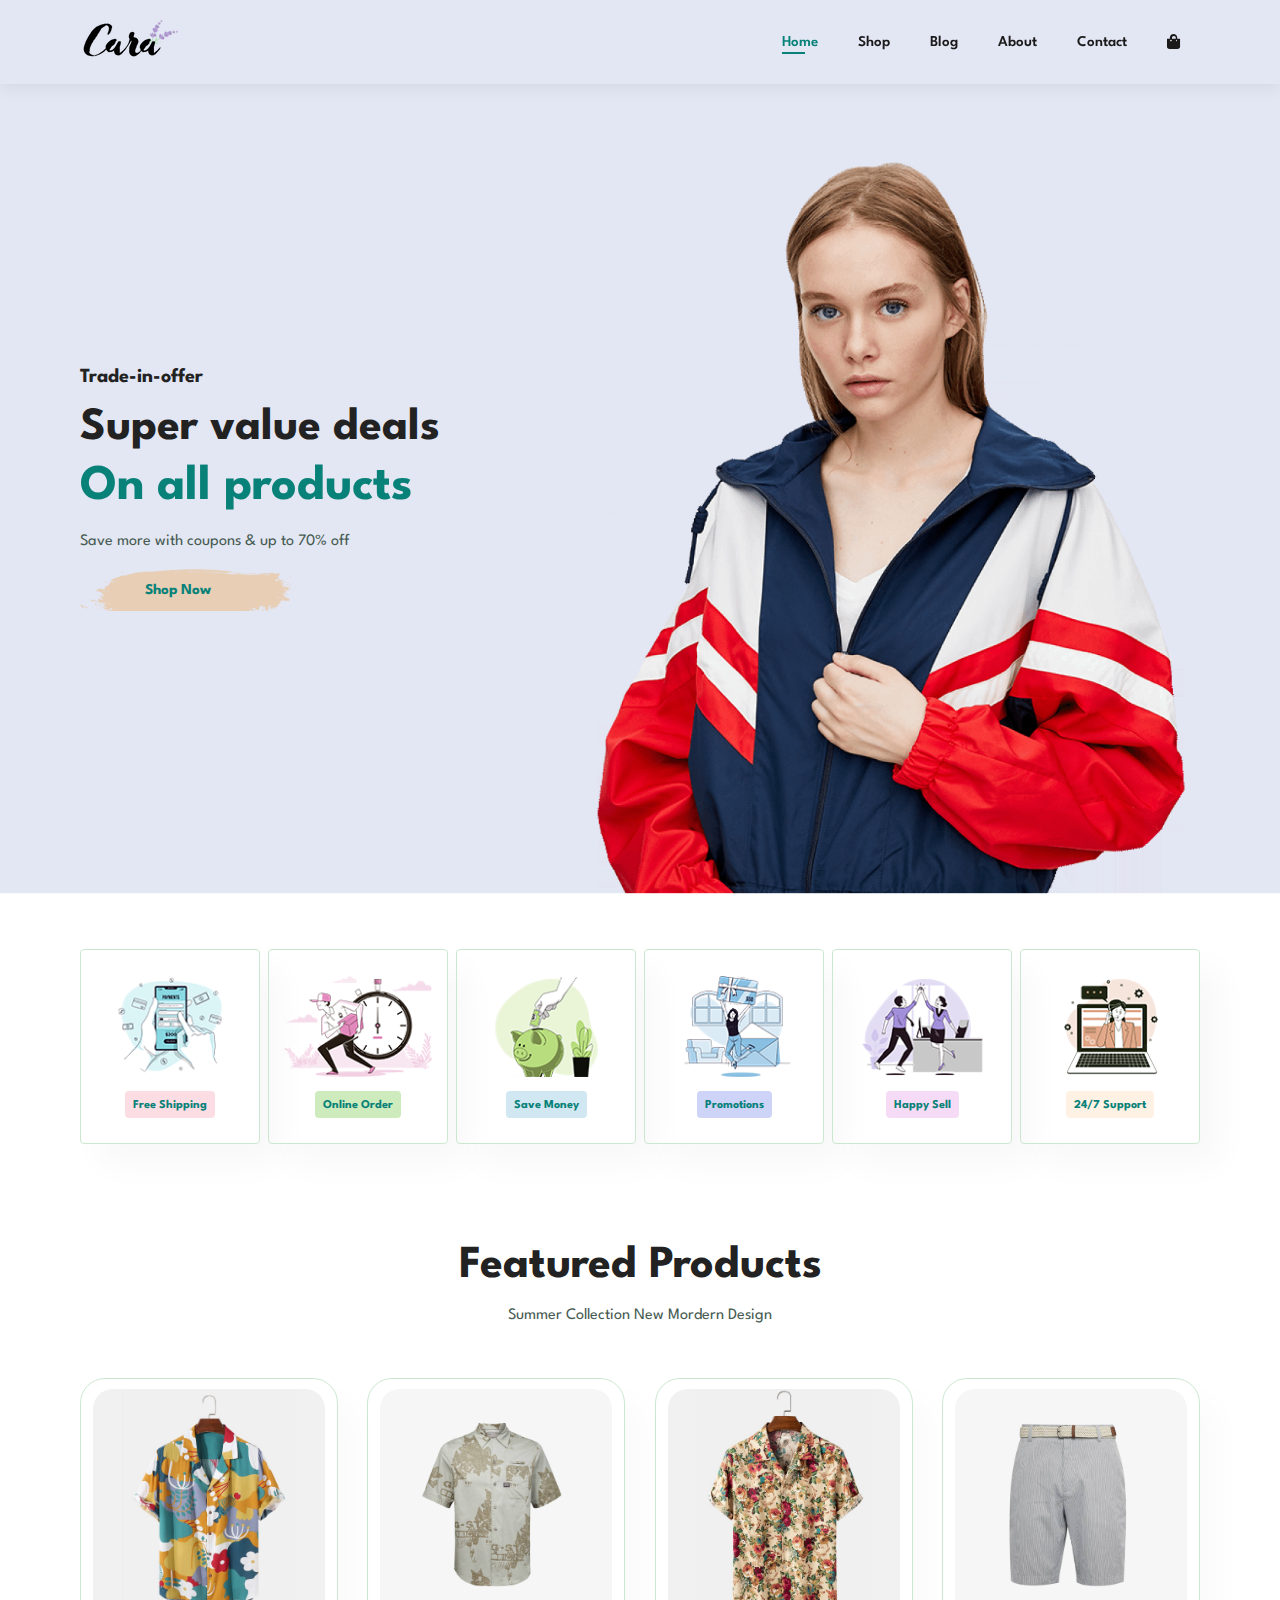
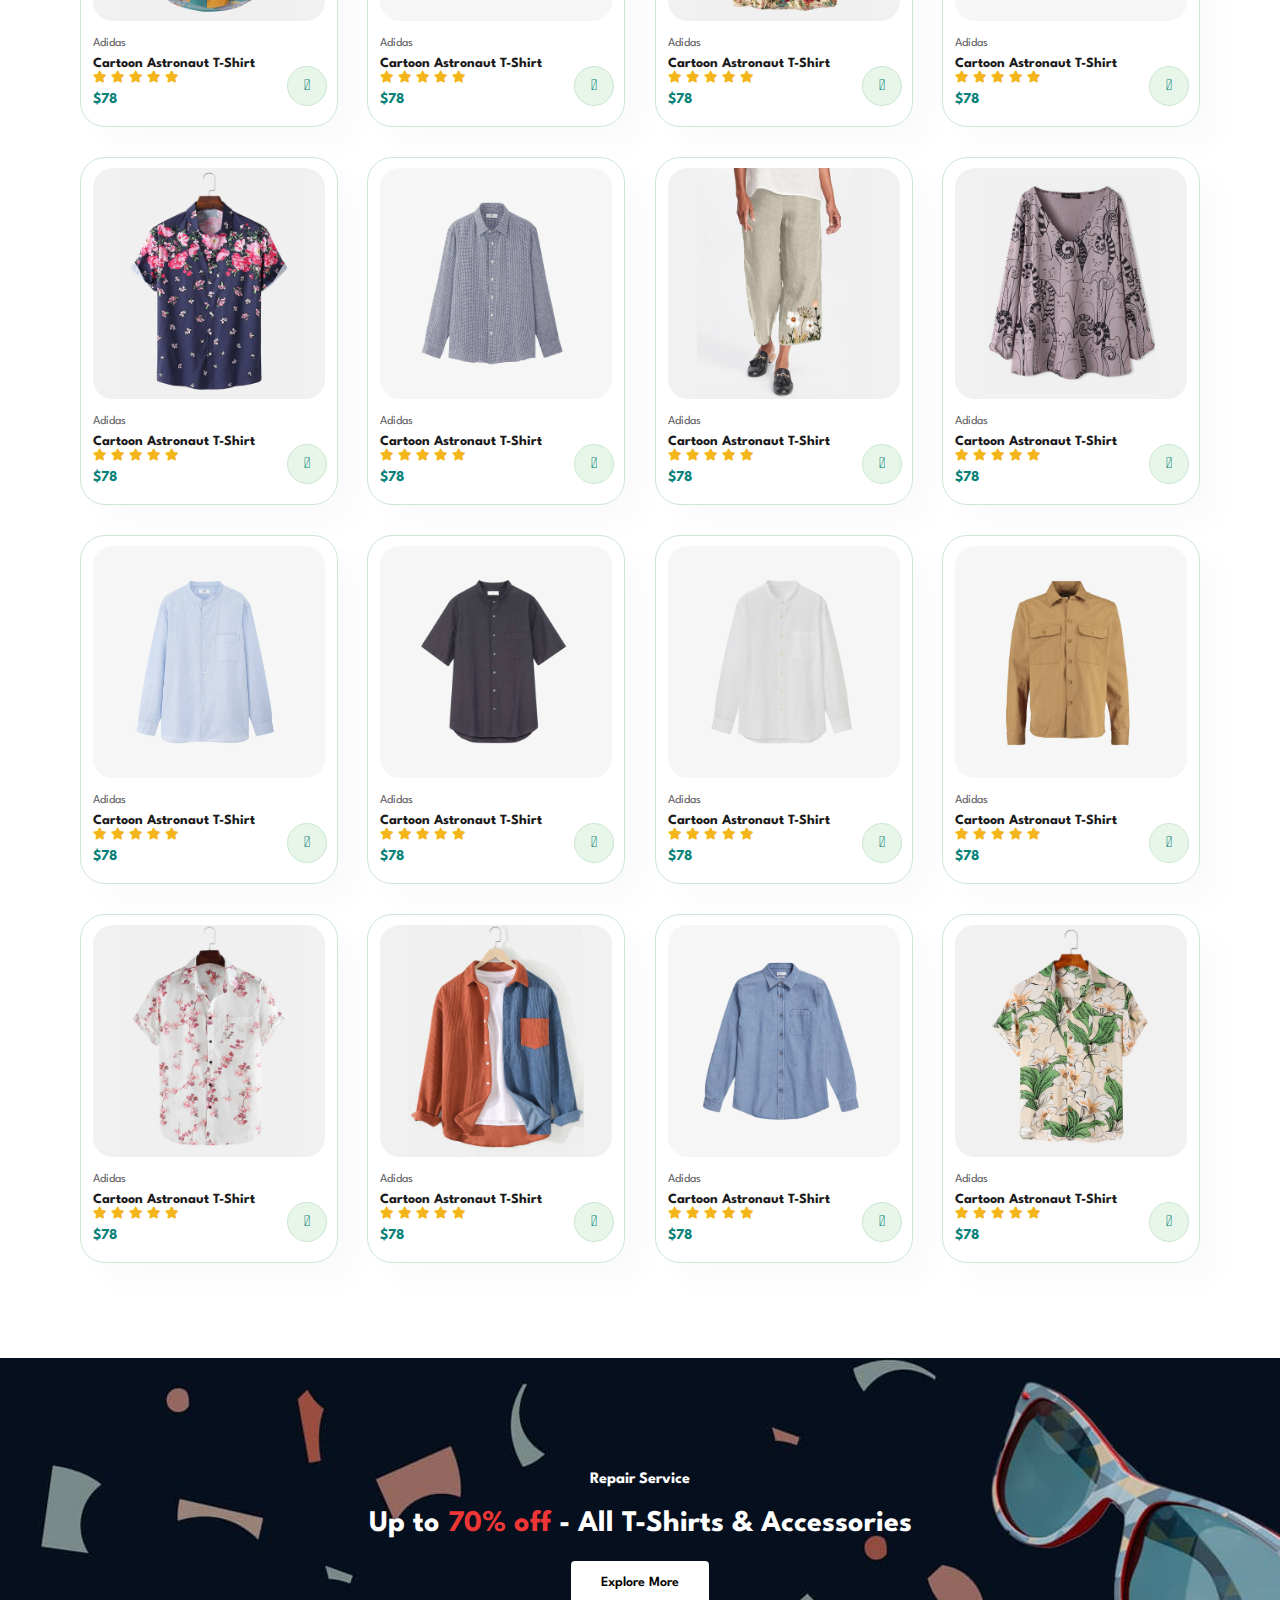
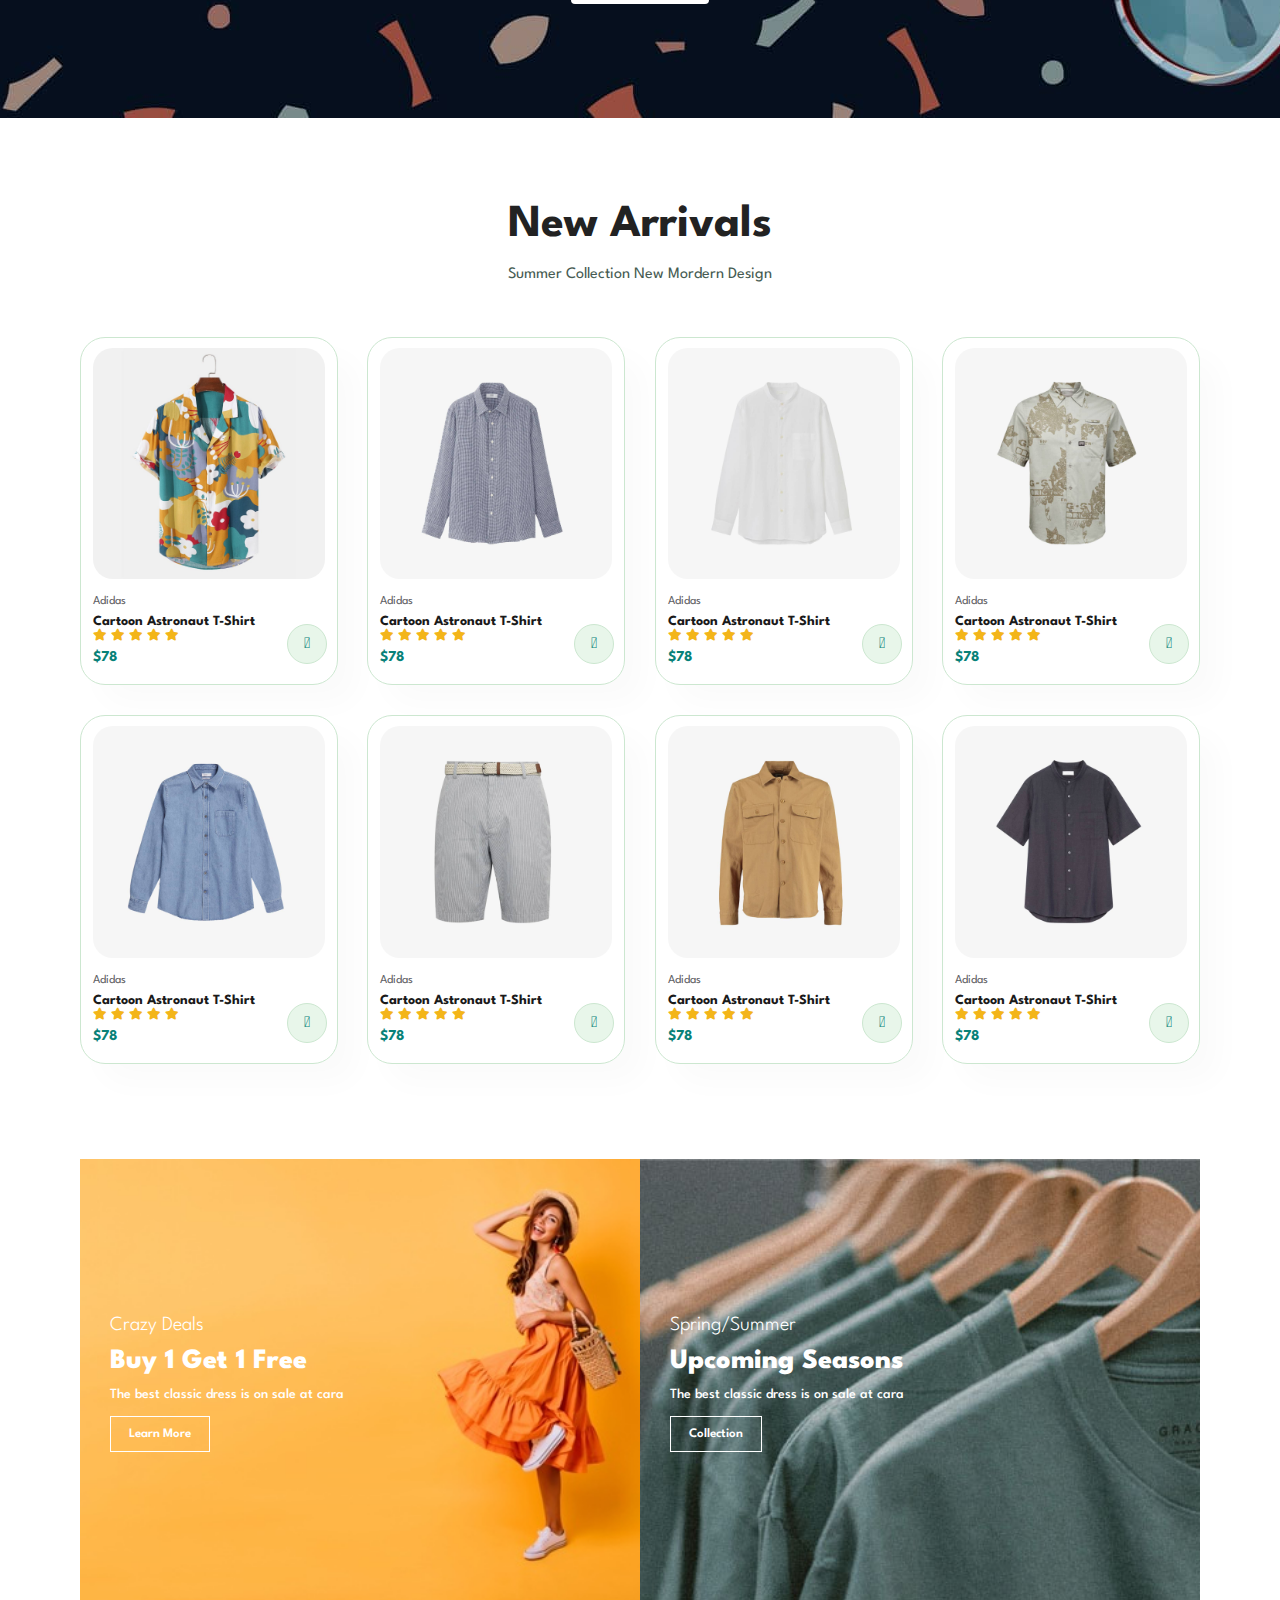
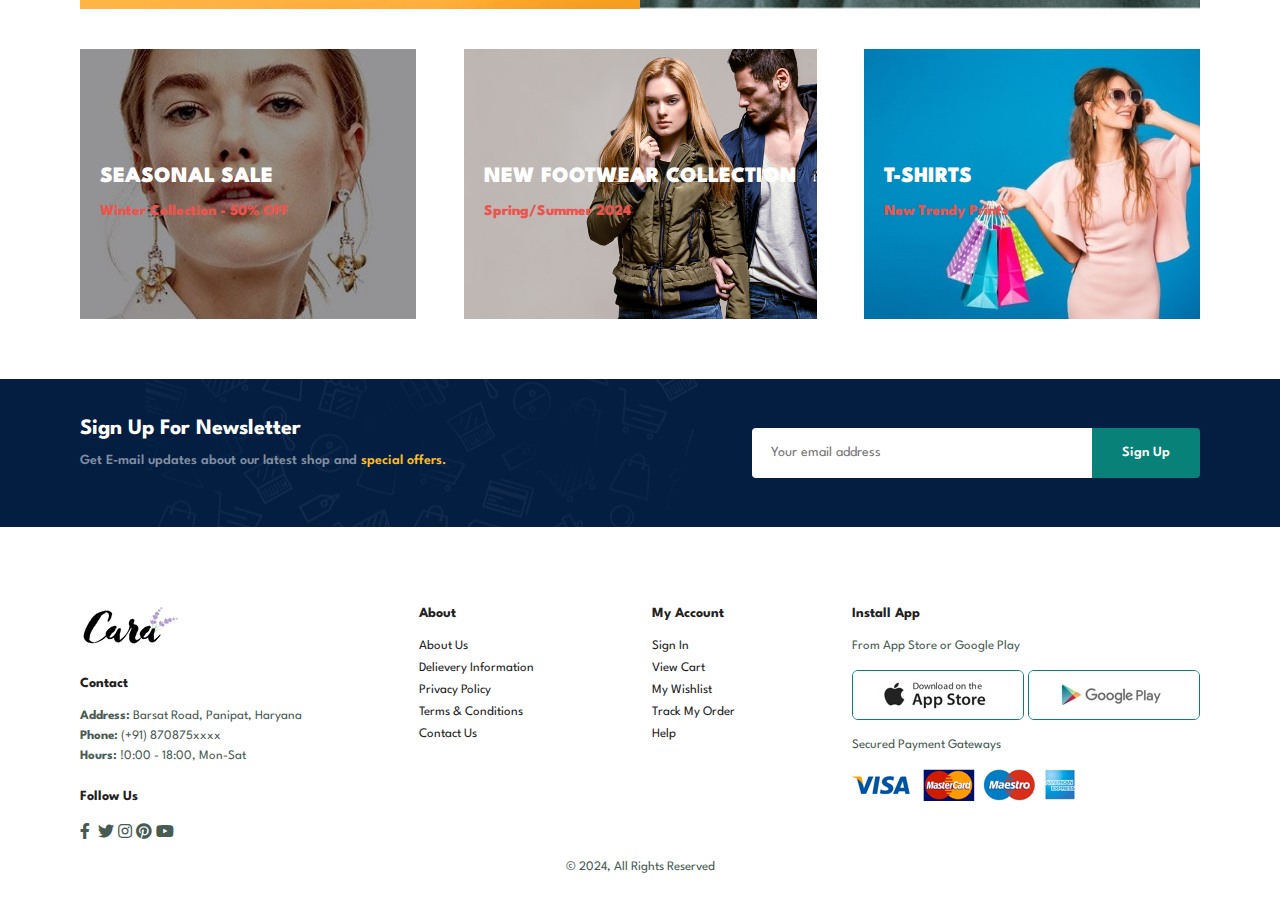
<file: index.html>
<!DOCTYPE html>
<html lang="en">

    <head>
        <meta charset="UTF-8">
        <meta http-equiv="X-UA-Compatible" content="IE=edge">
        <meta name="viewport" content="width=device-width, initial-scale=1.0">
        <title>Ecommerce Website</title>
        <!-- Font Awesome Icons Link -->
        <link rel="stylesheet" href="https://pro.fontawesome.com/releases/v5.10.0/css/all.css" />

        <link rel="stylesheet" href="style.css">
    </head>

    <body>

        <!-- Header section -->
        <section id="header">
            <a href="#"><img src="img/logo.png" class="logo" alt=""></a>

            <div>
                <ul id="navbar">
                    <li><a class="active" href="index.html">Home</a></li>
                    <li><a href="shop.html">Shop</a></li>
                    <li><a href="blog.html">Blog</a></li>
                    <li><a href="about.html">About</a></li>
                    <li><a href="contact.html">Contact</a></li>
                    <li id="lg-bag"><a href="cart.html"><i class="fa fa-shopping-bag" aria-hidden="true"></i></a></li>
                    <a href="#" id="close"><i class="far fa-times"></i></a>

                </ul>
            </div>
            <div id="mobile">
                
                <a href="cart.html"><i class="fa fa-shopping-bag" aria-hidden="true"></i></a>
                <i id="bar" class="fas fa-outdent"></i>
            </div>
        </section>

        <!-- Hero Section -->
        <section id="hero">
            <h4>Trade-in-offer</h4>
            <h2>Super value deals</h2>
            <h1>On all products</h1>
            <p>Save more with coupons & up to 70% off</p>
            <button onclick="window.location.href ='shop.html';">Shop Now</button>
        </section>

        <!-- Service Section -->
        <section id="feature" class="section-p1">
            <div class="fe-box">
                <img src="img/features/f1.png" alt="">
                <h6>Free Shipping</h6>
            </div>
            <div class="fe-box">
                <img src="img/features/f2.png" alt="">
                <h6>Online Order</h6>
            </div> <div class="fe-box">
                <img src="img/features/f3.png" alt="">
                <h6>Save Money</h6>
            </div> <div class="fe-box">
                <img src="img/features/f4.png" alt="">
                <h6>Promotions</h6>
            </div> <div class="fe-box">
                <img src="img/features/f5.png" alt="">
                <h6>Happy Sell</h6>
            </div> <div class="fe-box">
                <img src="img/features/f6.png" alt="">
                <h6>24/7 Support</h6>
            </div>
        </section>

        <!-- Featured Products Section -->
        <section id="product1" class="section-p1">
            <h2>Featured Products</h2>
            <p>Summer Collection New Mordern Design</p>
            <div class="pro-container">
                <!-- Getting from JSON -->
            </div>
        </section>

        <!-- Banner Section -->
        <section id="banner" class="section-m1">
            <h4>Repair Service</h4>
            <h2>Up to <span>70% off</span> - All T-Shirts & Accessories</h2>
            <button class="normal">Explore More</button>
        </section>

        <!-- New Arrivals Section -->
        <section id="product1" class="section-p1">
            <h2>New Arrivals</h2>
            <p>Summer Collection New Mordern Design</p>
            <div class="pro-container">
                <div class="pro">
                    <img src="img/products/f1.jpg" alt="">
                    <div class="des">
                        <span>Adidas</span>
                        <h5>Cartoon Astronaut T-Shirt</h5>
                        <div class="star">
                            <i class="fas fa-star"></i>
                            <i class="fas fa-star"></i>
                            <i class="fas fa-star"></i>
                            <i class="fas fa-star"></i>
                            <i class="fas fa-star"></i>
                        </div>
                        <h4>$78</h4>
                    </div>
                    <a href="#"><i class="fal fa-shopping-cart cart"></i></a>
                </div>

                <div class="pro">
                    <img src="img/products/n2.jpg" alt="">
                    <div class="des">
                        <span>Adidas</span>
                        <h5>Cartoon Astronaut T-Shirt</h5>
                        <div class="star">
                            <i class="fas fa-star"></i>
                            <i class="fas fa-star"></i>
                            <i class="fas fa-star"></i>
                            <i class="fas fa-star"></i>
                            <i class="fas fa-star"></i>
                        </div>
                        <h4>$78</h4>
                    </div>
                    <a href="#"><i class="fal fa-shopping-cart cart"></i></a>
                </div>

                <div class="pro">
                    <img src="img/products/n3.jpg" alt="">
                    <div class="des">
                        <span>Adidas</span>
                        <h5>Cartoon Astronaut T-Shirt</h5>
                        <div class="star">
                            <i class="fas fa-star"></i>
                            <i class="fas fa-star"></i>
                            <i class="fas fa-star"></i>
                            <i class="fas fa-star"></i>
                            <i class="fas fa-star"></i>
                        </div>
                        <h4>$78</h4>
                    </div>
                    <a href="#"><i class="fal fa-shopping-cart cart"></i></a>
                </div>

                <div class="pro">
                    <img src="img/products/n4.jpg" alt="">
                    <div class="des">
                        <span>Adidas</span>
                        <h5>Cartoon Astronaut T-Shirt</h5>
                        <div class="star">
                            <i class="fas fa-star"></i>
                            <i class="fas fa-star"></i>
                            <i class="fas fa-star"></i>
                            <i class="fas fa-star"></i>
                            <i class="fas fa-star"></i>
                        </div>
                        <h4>$78</h4>
                    </div>
                    <a href="#"><i class="fal fa-shopping-cart cart"></i></a>
                </div>

                <div class="pro">
                    <img src="img/products/n5.jpg" alt="">
                    <div class="des">
                        <span>Adidas</span>
                        <h5>Cartoon Astronaut T-Shirt</h5>
                        <div class="star">
                            <i class="fas fa-star"></i>
                            <i class="fas fa-star"></i>
                            <i class="fas fa-star"></i>
                            <i class="fas fa-star"></i>
                            <i class="fas fa-star"></i>
                        </div>
                        <h4>$78</h4>
                    </div>
                    <a href="#"><i class="fal fa-shopping-cart cart"></i></a>
                </div>

                <div class="pro">
                    <img src="img/products/n6.jpg" alt="">
                    <div class="des">
                        <span>Adidas</span>
                        <h5>Cartoon Astronaut T-Shirt</h5>
                        <div class="star">
                            <i class="fas fa-star"></i>
                            <i class="fas fa-star"></i>
                            <i class="fas fa-star"></i>
                            <i class="fas fa-star"></i>
                            <i class="fas fa-star"></i>
                        </div>
                        <h4>$78</h4>
                    </div>
                    <a href="#"><i class="fal fa-shopping-cart cart"></i></a>
                </div>

                <div class="pro">
                    <img src="img/products/n7.jpg" alt="">
                    <div class="des">
                        <span>Adidas</span>
                        <h5>Cartoon Astronaut T-Shirt</h5>
                        <div class="star">
                            <i class="fas fa-star"></i>
                            <i class="fas fa-star"></i>
                            <i class="fas fa-star"></i>
                            <i class="fas fa-star"></i>
                            <i class="fas fa-star"></i>
                        </div>
                        <h4>$78</h4>
                    </div>
                    <a href="#"><i class="fal fa-shopping-cart cart"></i></a>
                </div>

                <div class="pro">
                    <img src="img/products/n8.jpg" alt="">
                    <div class="des">
                        <span>Adidas</span>
                        <h5>Cartoon Astronaut T-Shirt</h5>
                        <div class="star">
                            <i class="fas fa-star"></i>
                            <i class="fas fa-star"></i>
                            <i class="fas fa-star"></i>
                            <i class="fas fa-star"></i>
                            <i class="fas fa-star"></i>
                        </div>
                        <h4>$78</h4>
                    </div>
                    <a href="#"><i class="fal fa-shopping-cart cart"></i></a>
                </div>
            </div>
        </section>

        <!-- Banners Section -->
        <section id="sm-banner" class="section-p1">
            <div class="banner-box">
                <h4>Crazy Deals</h4>
                <h2>Buy 1 Get 1 Free</h2>
                <span>The best classic dress is on sale at cara</span>
                <button class="white">Learn More</button>
            </div>

            <div class="banner-box banner-box2">
                <h4>Spring/Summer</h4>
                <h2>Upcoming Seasons</h2>
                <span>The best classic dress is on sale at cara</span>
                <button class="white">Collection</button>
            </div>
        </section>

        <section id="banner3">
            <div class="banner-box">
                <h2>SEASONAL SALE</h2>
                <h3>Winter Collection - 50% OFF</h3>
            </div>
            <div class="banner-box banner-box2">
                <h2>NEW FOOTWEAR COLLECTION</h2>
                <h3>Spring/Summer 2024</h3>
            </div>
            <div class="banner-box banner-box3">
                <h2>T-SHIRTS</h2>
                <h3>New Trendy Prints</h3>
            </div>
        </section>

        <!-- Newsletter Section -->
        <section id="newsletter" class="section-p1 section-m1">
            <div class="newstext">
                <h4>Sign Up For Newsletter</h4>
                <p>Get E-mail updates about our latest shop and <span>special offers.</span></p>
            </div>
            <div class="form">
                <input type="text" placeholder="Your email address">
                <button class="normal">Sign Up</button>
            </div>
        </section>

        <!-- Footer Section -->
        <footer class="section-p1">
            <div class="col">
                <img class="logo" src="img/logo.png" alt="">
                <h4>Contact</h4>
                <p><strong>Address:</strong> Barsat Road, Panipat, Haryana</p>
                <p><strong>Phone:</strong> (+91) 870875xxxx</p><p><strong>Hours:</strong> !0:00 - 18:00, Mon-Sat</p>
                <div class="follow">
                    <h4>Follow Us</h4>
                    <div class="icon">
                        <i class="fab fa-facebook-f"></i>
                        <i class="fab fa-twitter"></i><i class="fab fa-instagram"></i><i class="fab fa-pinterest"></i><i class="fab fa-youtube"></i>
                    </div>
                </div>
            </div>

            <div class="col">
                <h4>About</h4>
                <a href="#">About Us</a>
                <a href="#">Delievery Information</a> 
                <a href="#">Privacy Policy</a> 
                <a href="#">Terms & Conditions</a> 
                <a href="#">Contact Us</a>
            </div>

            <div class="col">
                <h4>My Account</h4>
                <a href="#">Sign In</a>
                <a href="#">View Cart</a> 
                <a href="#">My Wishlist</a> 
                <a href="#">Track My Order</a> 
                <a href="#">Help</a>
            </div>

            <div class="col install">
                <h4>Install App</h4>
                <p>From App Store or Google Play</p>
                <div class="row">
                    <img src="img/pay/app.jpg" alt="">
                    <img src="img/pay/play.jpg" alt="">
                </div>
                <p>Secured Payment Gateways</p>
                <img src="img/pay/pay.png" alt="">
            </div>

            <div class="copyright">
                <p>© 2024, All Rights Reserved</p>
            </div>
        </footer>

        <script src="script.js"></script>
    </body>

</html>
</file>
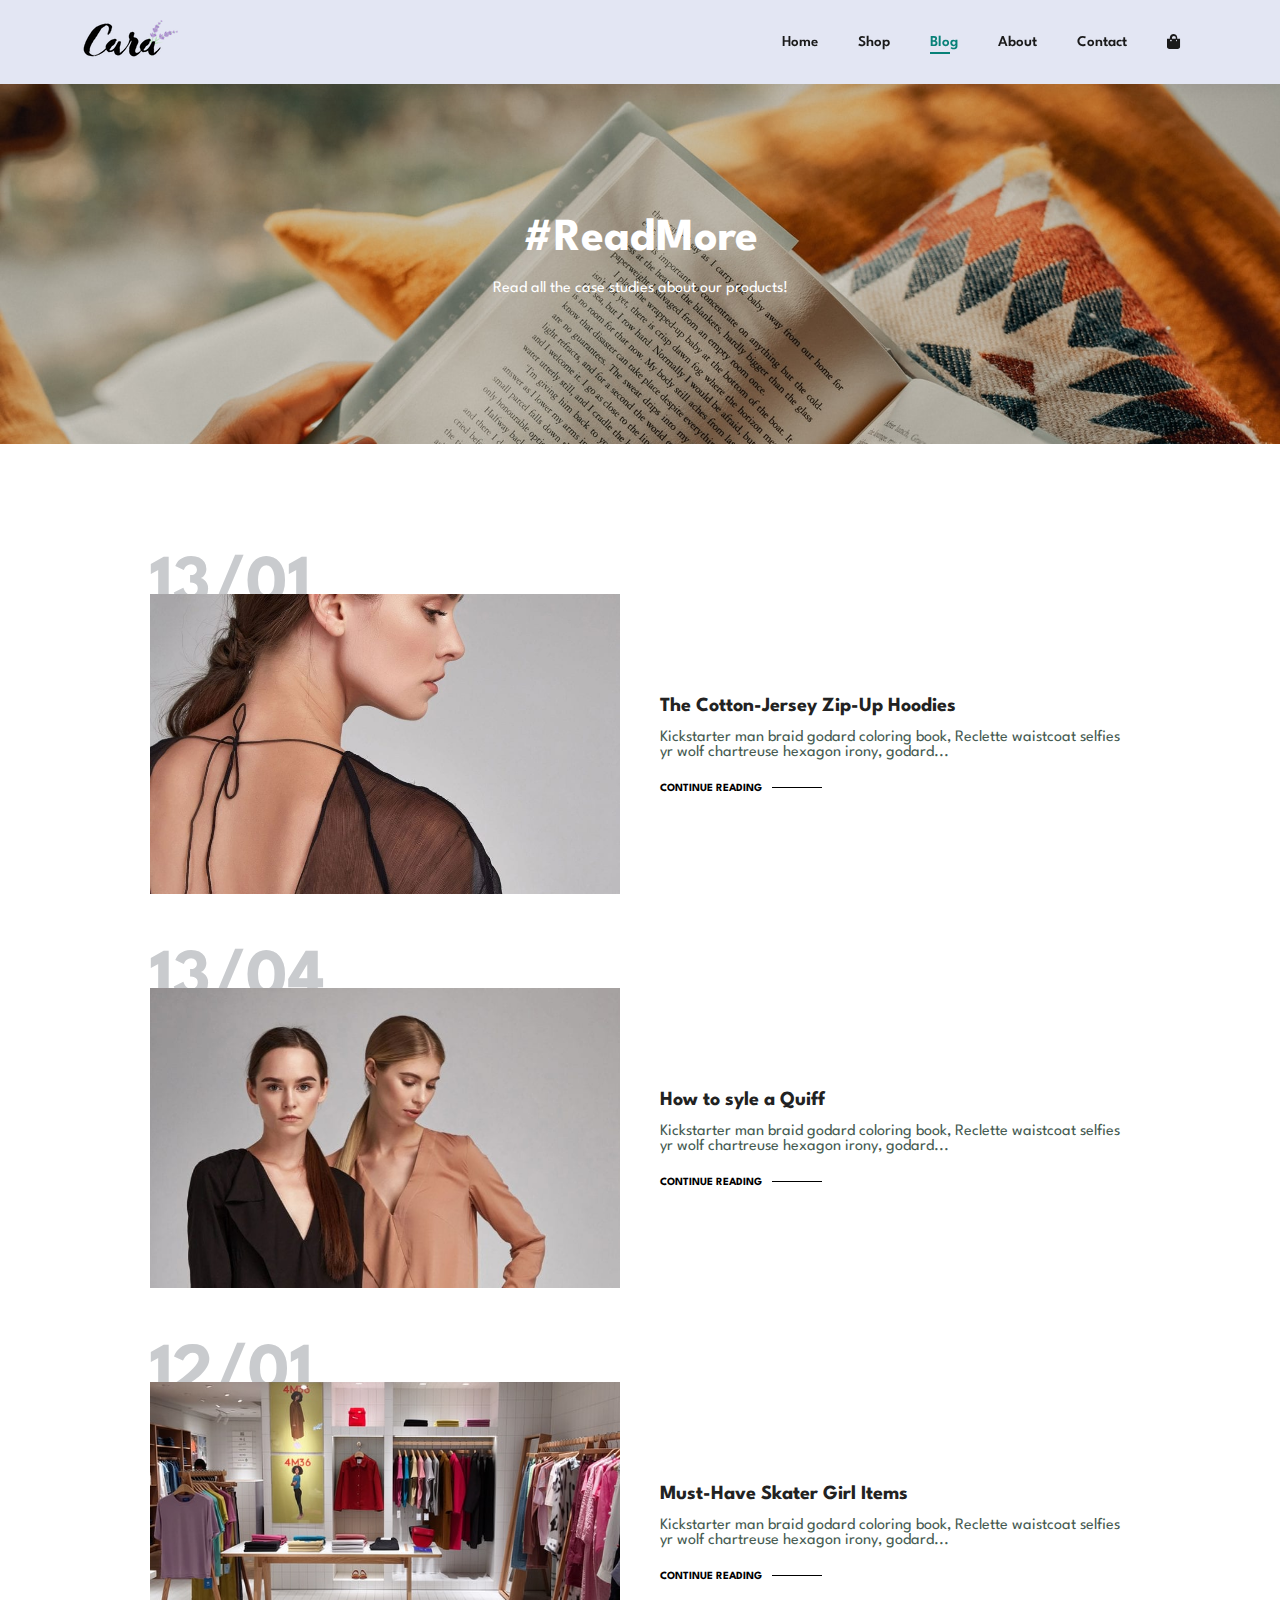
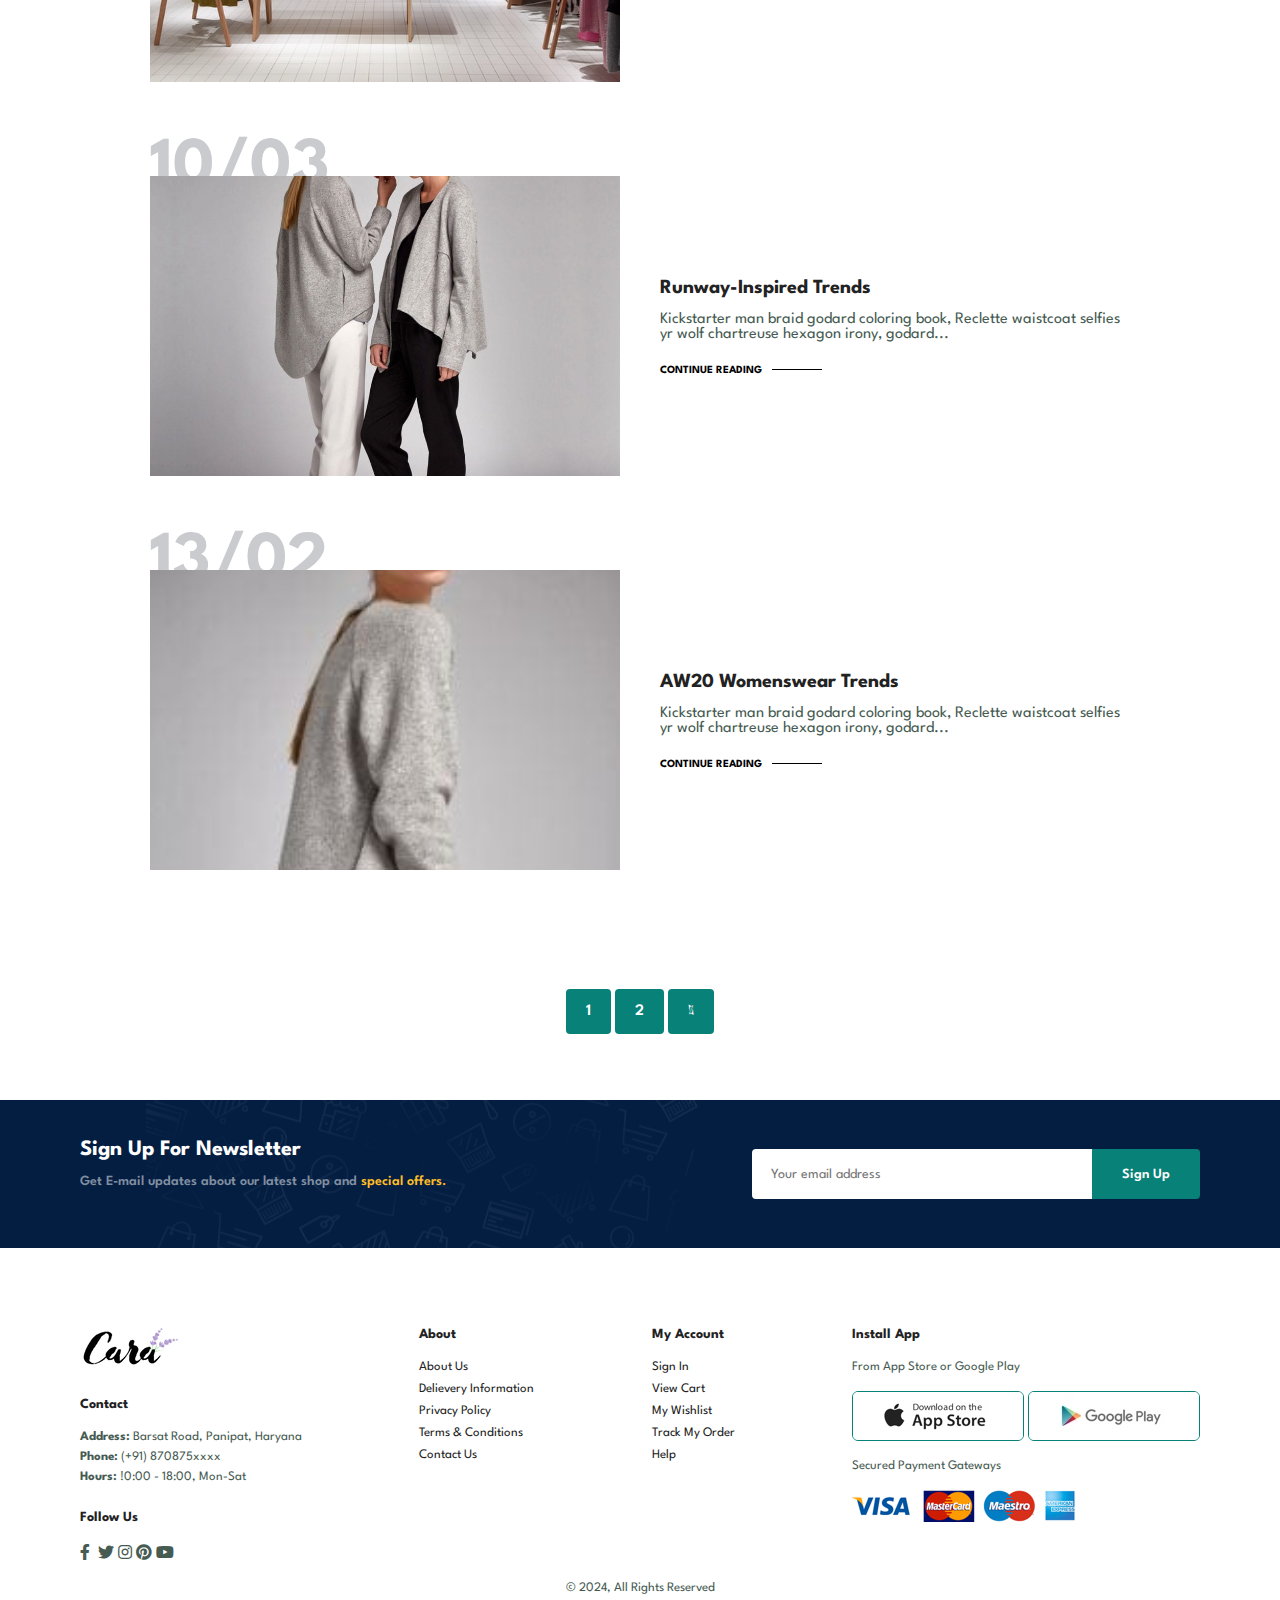
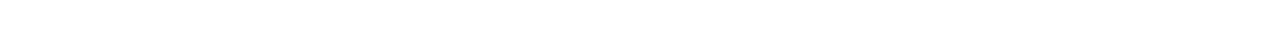
<file: blog.html>
<!DOCTYPE html>
<html lang="en">

    <head>
        <meta charset="UTF-8">
        <meta http-equiv="X-UA-Compatible" content="IE=edge">
        <meta name="viewport" content="width=device-width, initial-scale=1.0">
        <title>Ecommerce Website</title>
        <!-- Font Awesome Icons Link -->
        <link rel="stylesheet" href="https://pro.fontawesome.com/releases/v5.10.0/css/all.css" />

        <link rel="stylesheet" href="style.css">
    </head>

    <body>

        <!-- Header section -->
        <section id="header">
            <a href="#"><img src="img/logo.png" class="logo" alt=""></a>

            <div>
                <ul id="navbar">
                    <li><a href="index.html">Home</a></li>
                    <li><a href="shop.html">Shop</a></li>
                    <li><a class="active" href="blog.html">Blog</a></li>
                    <li><a href="about.html">About</a></li>
                    <li><a href="contact.html">Contact</a></li>
                    <li id="lg-bag"><a href="cart.html"><i class="fa fa-shopping-bag" aria-hidden="true"></i></a></li>
                    <a href="#" id="close"><i class="far fa-times"></i></a>

                </ul>
            </div>
            <div id="mobile">
                
                <a href="cart.html"><i class="fa fa-shopping-bag" aria-hidden="true"></i></a>
                <i id="bar" class="fas fa-outdent"></i>
            </div>
        </section>

        <!-- Page Header Section -->
        <section id="page-header" class="blog-header">
            <h2>#ReadMore</h2>
            <p>Read all the case studies about our products!</p>
        </section>

        <!-- Blogs Section -->
        <section id="blog">
            <div class="blog-box">
                <div class="blog-img">
                    <img src="img/blog/b1.jpg" alt="">
                </div>
                <div class="blog-details">
                    <h4>The Cotton-Jersey Zip-Up Hoodies</h4>
                    <p>Kickstarter man braid godard coloring book, Reclette waistcoat selfies yr wolf chartreuse hexagon irony, godard...</p>
                    <a href="#">CONTINUE READING</a>
                </div>
                <h1>13/01</h1>
            </div>
            <div class="blog-box">
                <div class="blog-img">
                    <img src="img/blog/b2.jpg" alt="">
                </div>
                <div class="blog-details">
                    <h4>How to syle a Quiff</h4>
                    <p>Kickstarter man braid godard coloring book, Reclette waistcoat selfies yr wolf chartreuse hexagon irony, godard...</p>
                    <a href="#">CONTINUE READING</a>
                </div>
                <h1>13/04</h1>
            </div>
            <div class="blog-box">
                <div class="blog-img">
                    <img src="img/blog/b3.jpg" alt="">
                </div>
                <div class="blog-details">
                    <h4>Must-Have Skater Girl Items</h4>
                    <p>Kickstarter man braid godard coloring book, Reclette waistcoat selfies yr wolf chartreuse hexagon irony, godard...</p>
                    <a href="#">CONTINUE READING</a>
                </div>
                <h1>12/01</h1>
            </div>
            <div class="blog-box">
                <div class="blog-img">
                    <img src="img/blog/b4.jpg" alt="">
                </div>
                <div class="blog-details">
                    <h4>Runway-Inspired Trends</h4>
                    <p>Kickstarter man braid godard coloring book, Reclette waistcoat selfies yr wolf chartreuse hexagon irony, godard...</p>
                    <a href="#">CONTINUE READING</a>
                </div>
                <h1>10/03</h1>
            </div>
            <div class="blog-box">
                <div class="blog-img">
                    <img src="img/blog/b5.jpg" alt="">
                </div>
                <div class="blog-details">
                    <h4>AW20 Womenswear Trends</h4>
                    <p>Kickstarter man braid godard coloring book, Reclette waistcoat selfies yr wolf chartreuse hexagon irony, godard...</p>
                    <a href="#">CONTINUE READING</a>
                </div>
                <h1>13/02</h1>
            </div>
        </section>

        <!-- Pagination Section -->
        <section id="pagination" class="section-p1">
            <a href="#">1</a>
            <a href="#">2</a>
            <a href="#"><i class="fal fa-long-arrow-alt-right"></i></a>
        </section>

        <!-- Newsletter Section -->
        <section id="newsletter" class="section-p1 section-m1">
            <div class="newstext">
                <h4>Sign Up For Newsletter</h4>
                <p>Get E-mail updates about our latest shop and <span>special offers.</span></p>
            </div>
            <div class="form">
                <input type="text" placeholder="Your email address">
                <button class="normal">Sign Up</button>
            </div>
        </section>

        <!-- Footer Section -->
        <footer class="section-p1">
            <div class="col">
                <img class="logo" src="img/logo.png" alt="">
                <h4>Contact</h4>
                <p><strong>Address:</strong> Barsat Road, Panipat, Haryana</p>
                <p><strong>Phone:</strong> (+91) 870875xxxx</p><p><strong>Hours:</strong> !0:00 - 18:00, Mon-Sat</p>
                <div class="follow">
                    <h4>Follow Us</h4>
                    <div class="icon">
                        <i class="fab fa-facebook-f"></i>
                        <i class="fab fa-twitter"></i><i class="fab fa-instagram"></i><i class="fab fa-pinterest"></i><i class="fab fa-youtube"></i>
                    </div>
                </div>
            </div>

            <div class="col">
                <h4>About</h4>
                <a href="#">About Us</a>
                <a href="#">Delievery Information</a> 
                <a href="#">Privacy Policy</a> 
                <a href="#">Terms & Conditions</a> 
                <a href="#">Contact Us</a>
            </div>

            <div class="col">
                <h4>My Account</h4>
                <a href="#">Sign In</a>
                <a href="#">View Cart</a> 
                <a href="#">My Wishlist</a> 
                <a href="#">Track My Order</a> 
                <a href="#">Help</a>
            </div>

            <div class="col install">
                <h4>Install App</h4>
                <p>From App Store or Google Play</p>
                <div class="row">
                    <img src="img/pay/app.jpg" alt="">
                    <img src="img/pay/play.jpg" alt="">
                </div>
                <p>Secured Payment Gateways</p>
                <img src="img/pay/pay.png" alt="">
            </div>

            <div class="copyright">
                <p>© 2024, All Rights Reserved</p>
            </div>
        </footer>

        <script src="script.js"></script>
    </body>

</html>
</file>
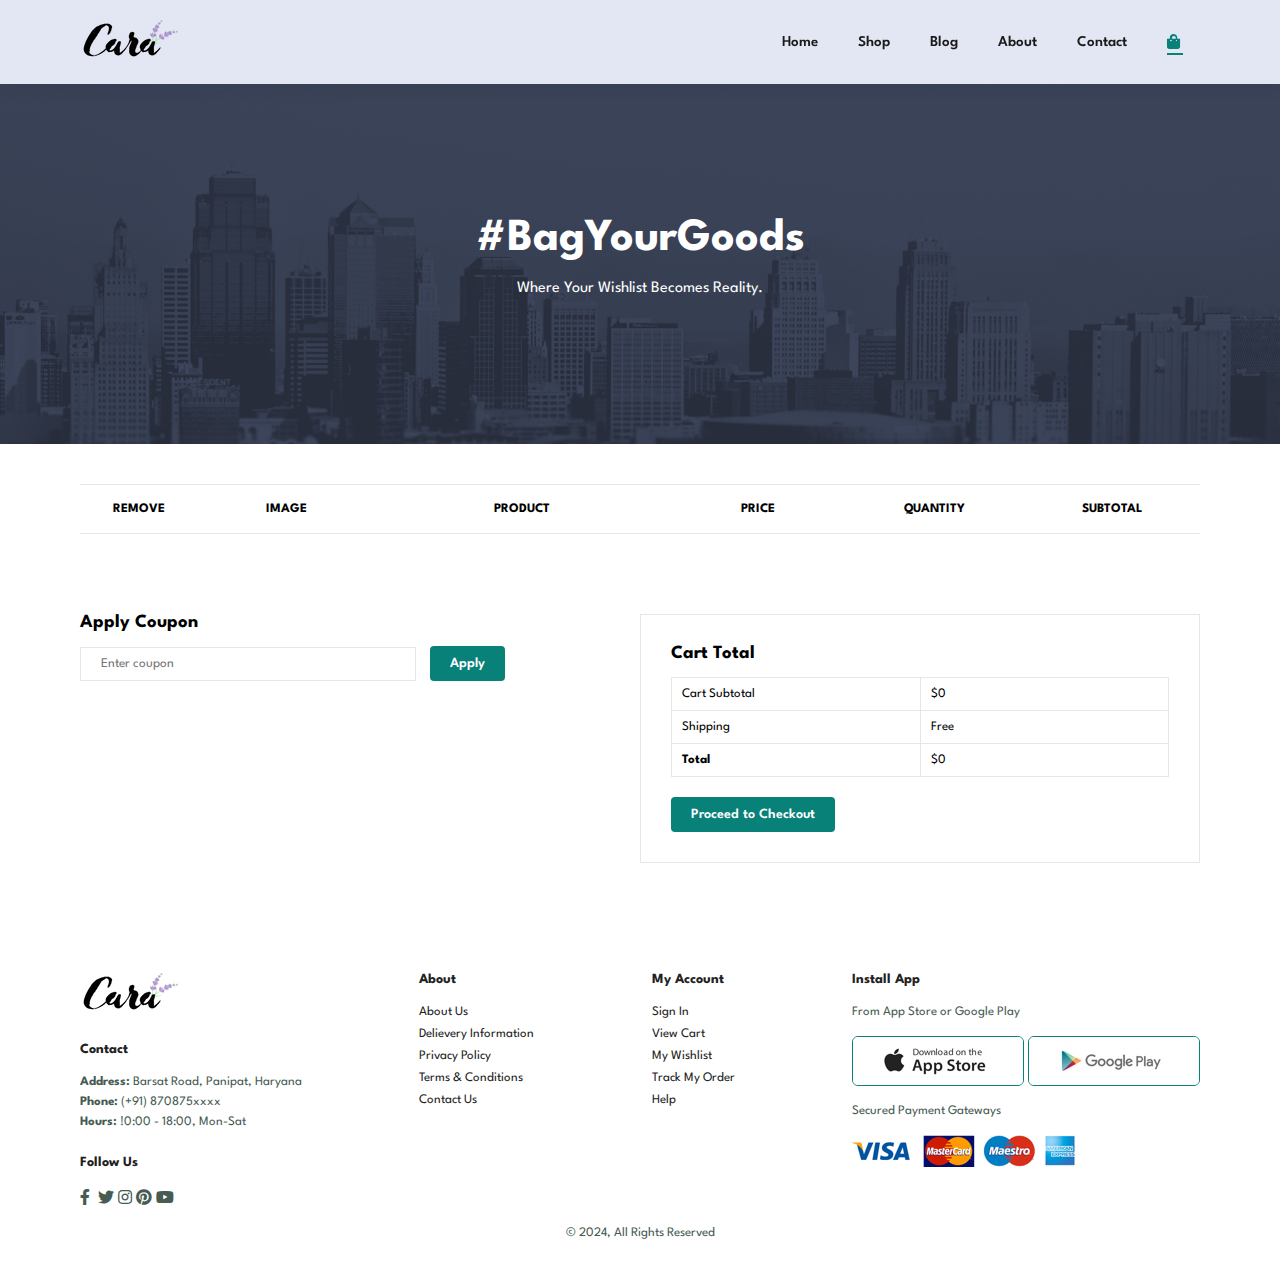
<file: cart.html>
<!DOCTYPE html>
<html lang="en">

    <head>
        <meta charset="UTF-8">
        <meta http-equiv="X-UA-Compatible" content="IE=edge">
        <meta name="viewport" content="width=device-width, initial-scale=1.0">
        <title>Ecommerce Website</title>
        <!-- Font Awesome Icons Link -->
        <link rel="stylesheet" href="https://pro.fontawesome.com/releases/v5.10.0/css/all.css" />

        <link rel="stylesheet" href="style.css">
    </head>

    <body>

        <!-- Header section -->
        <section id="header">
            <a href="#"><img src="img/logo.png" class="logo" alt=""></a>

            <div>
                <ul id="navbar">
                    <li><a href="index.html">Home</a></li>
                    <li><a href="shop.html">Shop</a></li>
                    <li><a href="blog.html">Blog</a></li>
                    <li><a href="about.html">About</a></li>
                    <li><a href="contact.html">Contact</a></li>
                    <li id="lg-bag"><a class="active" href="cart.html"><i class="fa fa-shopping-bag" aria-hidden="true"></i></a></li>
                    <a href="#" id="close"><i class="far fa-times"></i></a>

                </ul>
            </div>
            <div id="mobile">
                
                <a href="cart.html"><i class="fa fa-shopping-bag" aria-hidden="true"></i></a>
                <i id="bar" class="fas fa-outdent"></i>
            </div>
        </section>

        <!-- Page Header Section -->
        <section id="page-header" class="about-header">
            <h2>#BagYourGoods</h2>
            <p>Where Your Wishlist Becomes Reality.</p>
        </section>

        <!-- Cart Section -->
        <section id="cart" class="section-p1">
            <table width="100%">
                <thead>
                    <tr>
                        <td>Remove</td>
                        <td>Image</td>
                        <td>Product</td>
                        <td>Price</td>
                        <td>Quantity</td>
                        <td>Subtotal</td>
                    </tr>
                </thead>
                <tbody id="cartList">
                    <!-- Coming from shop.html selected prod -->
                </tbody>
            </table>
        </section>

        <section id="cart-add" class="section-p1">
            <div id="coupon">
                <h3>Apply Coupon</h3>
                <div>
                    <input type="text" placeholder="Enter coupon">
                    <button class="normal">Apply</button>
                </div>
            </div>
            <div id="subtotal">
                <h3>Cart Total</h3>
                <table>
                    <tr>
                        <td>Cart Subtotal</td>
                        <td id="sub-total">$0</td>
                    </tr>
                    <tr>
                        <td>Shipping</td>
                        <td>Free</td>
                    </tr>
                    <tr>
                        <td><strong>Total</strong></td>
                        <td id="total">$0</td>
                    </tr>
                </table>
                <button class="normal">Proceed to Checkout</button>
            </div>
        </section>

        <!-- Footer Section -->
        <footer class="section-p1">
            <div class="col">
                <img class="logo" src="img/logo.png" alt="">
                <h4>Contact</h4>
                <p><strong>Address:</strong> Barsat Road, Panipat, Haryana</p>
                <p><strong>Phone:</strong> (+91) 870875xxxx</p><p><strong>Hours:</strong> !0:00 - 18:00, Mon-Sat</p>
                <div class="follow">
                    <h4>Follow Us</h4>
                    <div class="icon">
                        <i class="fab fa-facebook-f"></i>
                        <i class="fab fa-twitter"></i><i class="fab fa-instagram"></i><i class="fab fa-pinterest"></i><i class="fab fa-youtube"></i>
                    </div>
                </div>
            </div>

            <div class="col">
                <h4>About</h4>
                <a href="#">About Us</a>
                <a href="#">Delievery Information</a> 
                <a href="#">Privacy Policy</a> 
                <a href="#">Terms & Conditions</a> 
                <a href="#">Contact Us</a>
            </div>

            <div class="col">
                <h4>My Account</h4>
                <a href="#">Sign In</a>
                <a href="#">View Cart</a> 
                <a href="#">My Wishlist</a> 
                <a href="#">Track My Order</a> 
                <a href="#">Help</a>
            </div>

            <div class="col install">
                <h4>Install App</h4>
                <p>From App Store or Google Play</p>
                <div class="row">
                    <img src="img/pay/app.jpg" alt="">
                    <img src="img/pay/play.jpg" alt="">
                </div>
                <p>Secured Payment Gateways</p>
                <img src="img/pay/pay.png" alt="">
            </div>

            <div class="copyright">
                <p>© 2024, All Rights Reserved</p>
            </div>
        </footer>

        <script src="cart.js"></script>
        <!-- <script src="script.js">
        </script> -->
    </body>

</html>
</file>
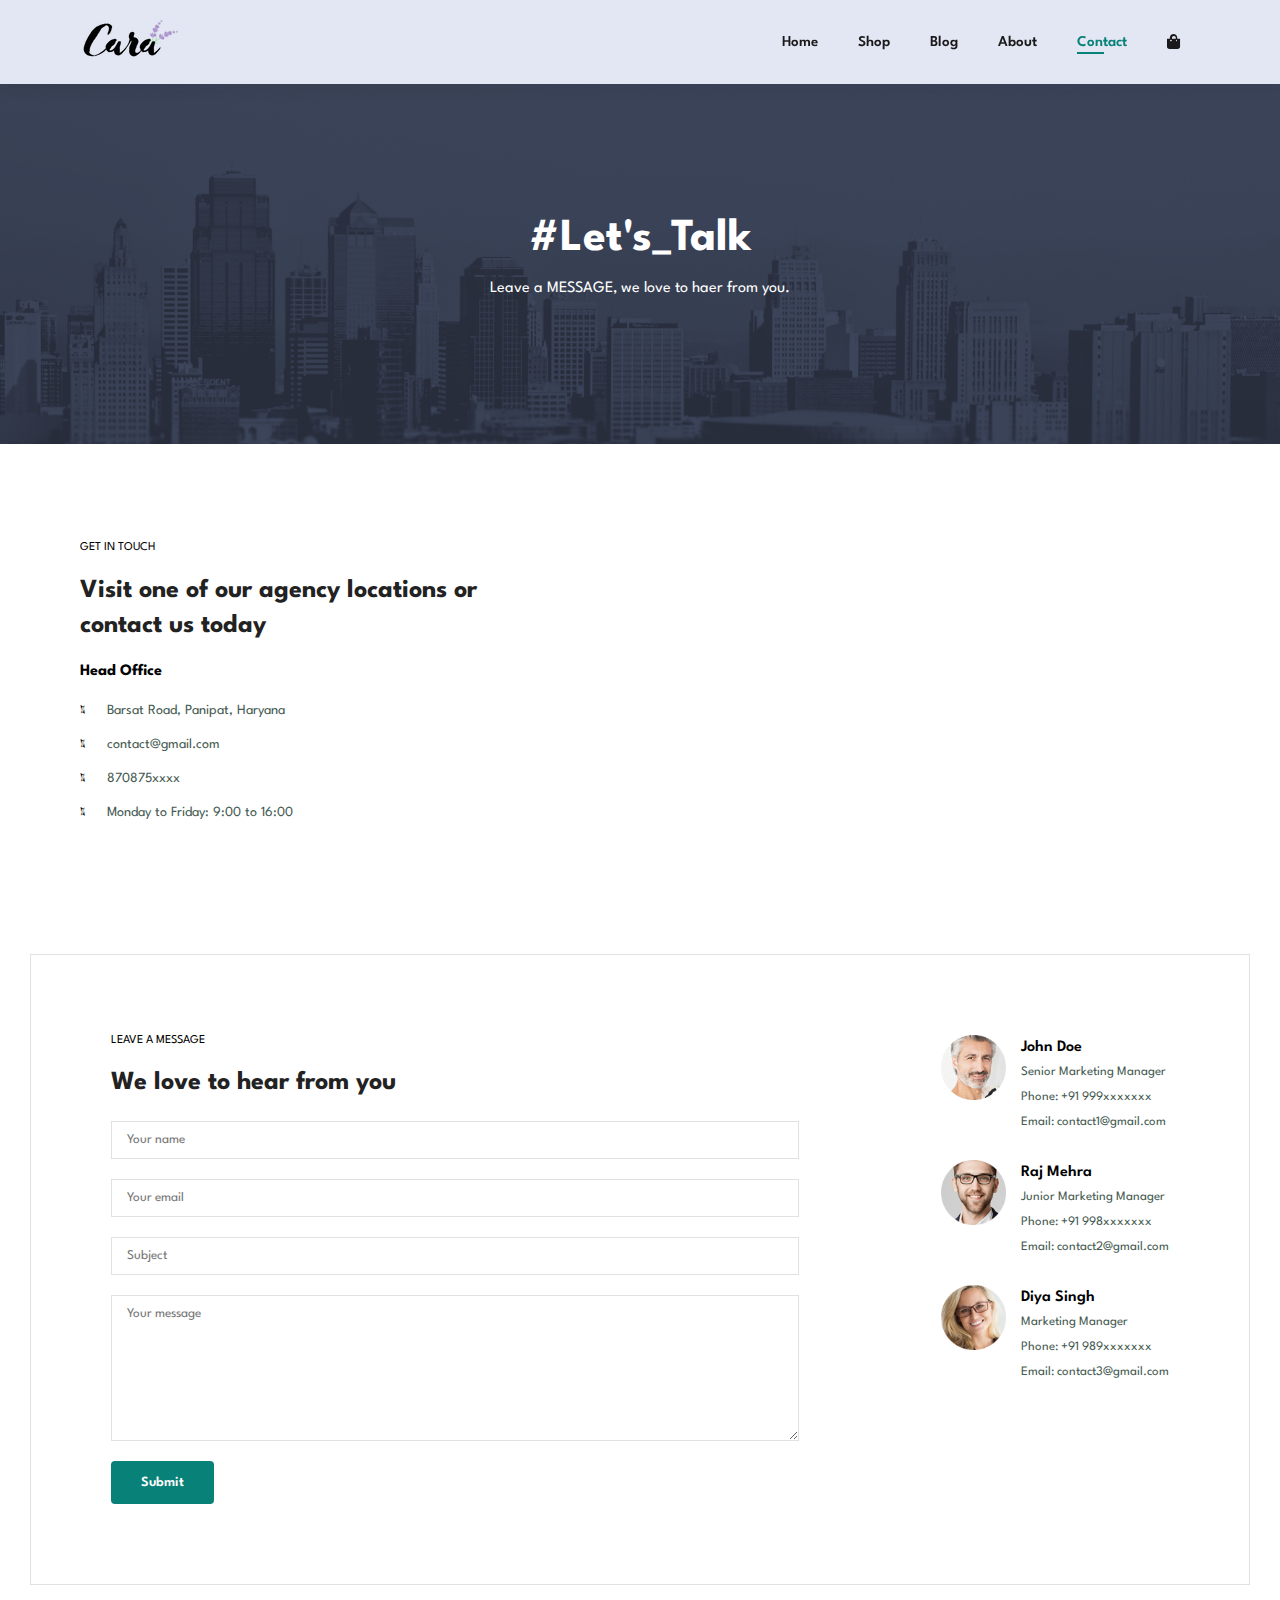
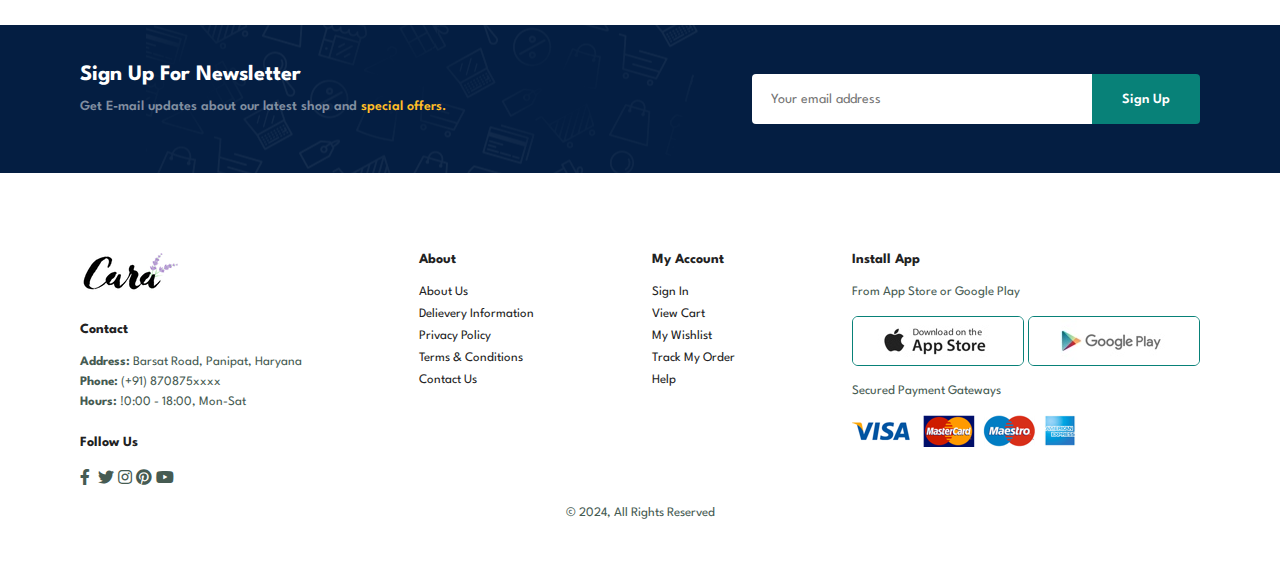
<file: contact.html>
<!DOCTYPE html>
<html lang="en">

    <head>
        <meta charset="UTF-8">
        <meta http-equiv="X-UA-Compatible" content="IE=edge">
        <meta name="viewport" content="width=device-width, initial-scale=1.0">
        <title>Ecommerce Website</title>
        <!-- Font Awesome Icons Link -->
        <link rel="stylesheet" href="https://pro.fontawesome.com/releases/v5.10.0/css/all.css" />

        <link rel="stylesheet" href="style.css">
    </head>

    <body>

        <!-- Header section -->
        <section id="header">
            <a href="#"><img src="img/logo.png" class="logo" alt=""></a>

            <div>
                <ul id="navbar">
                    <li><a href="index.html">Home</a></li>
                    <li><a href="shop.html">Shop</a></li>
                    <li><a href="blog.html">Blog</a></li>
                    <li><a href="about.html">About</a></li>
                    <li><a class="active" href="contact.html">Contact</a></li>
                    <li id="lg-bag"><a href="cart.html"><i class="fa fa-shopping-bag" aria-hidden="true"></i></a></li>
                    <a href="#" id="close"><i class="far fa-times"></i></a>

                </ul>
            </div>
            <div id="mobile">
                
                <a href="cart.html"><i class="fa fa-shopping-bag" aria-hidden="true"></i></a>
                <i id="bar" class="fas fa-outdent"></i>
            </div>
        </section>

        <!-- Page Header Section -->
        <section id="page-header" class="about-header">
            <h2>#Let's_Talk</h2>
            <p>Leave a MESSAGE, we love to haer from you.</p>
        </section>

        <!-- Contact Details Section -->
        <section id="contact-details" class="section-p1">
            <div class="details">
                <span>GET IN TOUCH</span>
                <h2>Visit one of our agency locations or contact us today</h2>
                <h3>Head Office</h3>
                <div>
                    <li>
                        <i class="fal fa-map"></i>
                        <p>Barsat Road, Panipat, Haryana</p>
                    </li>
                    <li>
                        <i class="fal fa-envelope"></i>
                        <p>contact@gmail.com</p>
                    </li>
                    <li>
                        <i class="fal fa-phone-alt"></i>
                        <p>870875xxxx</p>
                    </li>
                    <li>
                        <i class="fal fa-clock"></i>
                        <p>Monday to Friday: 9:00 to 16:00</p>
                    </li>
                </div>
            </div>
            <div class="map">
                <iframe src="https://www.google.com/maps/embed?pb=!1m18!1m12!1m3!1d1737.8105736780958!2d76.9698493932528!3d29.41063696382613!2m3!1f0!2f0!3f0!3m2!1i1024!2i768!4f13.1!3m3!1m2!1s0x390dda3277d13abf%3A0xc6412065d2dfb8cf!2sPVR%20Cinemas%20Panipat!5e0!3m2!1sen!2sin!4v1715426773199!5m2!1sen!2sin" width="600" height="450" style="border:0;" allowfullscreen="" loading="lazy" referrerpolicy="no-referrer-when-downgrade"></iframe>
            </div>
        </section>

        <!-- Contact Form Section -->
        <section id="form-details">
            <form id="sendMssg">
                <span>LEAVE A MESSAGE</span>
                <h2>We love to hear from you</h2>
                <input id="name" type="text" placeholder="Your name">
                <input id="email" type="email" placeholder="Your email">
                <input id="subject" type="text" placeholder="Subject">
                <textarea name="" id="mssg" rows="10" cols="30" placeholder="Your message"></textarea>
                <button class="normal">Submit</button>
            </form>
            <div class="people">
                <div>
                    <img src="img/people/1.png" alt="">
                    <p><span>John Doe</span> Senior Marketing Manager <br>Phone: +91 999xxxxxxx <br> Email: contact1@gmail.com</p>
                </div>
                <div>
                    <img src="img/people/2.png" alt="">
                    <p><span>Raj Mehra</span> Junior Marketing Manager <br>Phone: +91 998xxxxxxx <br> Email: contact2@gmail.com</p>
                </div>
                <div>
                    <img src="img/people/3.png" alt="">
                    <p><span>Diya Singh</span> Marketing Manager <br>Phone: +91 989xxxxxxx <br> Email: contact3@gmail.com</p>
                </div>
            </div>
        </section>

        <!-- Newsletter Section -->
        <section id="newsletter" class="section-p1 section-m1">
            <div class="newstext">
                <h4>Sign Up For Newsletter</h4>
                <p>Get E-mail updates about our latest shop and <span>special offers.</span></p>
            </div>
            <div class="form">
                <input type="text" placeholder="Your email address">
                <button class="normal">Sign Up</button>
            </div>
        </section>

        <!-- Footer Section -->
        <footer class="section-p1">
            <div class="col">
                <img class="logo" src="img/logo.png" alt="">
                <h4>Contact</h4>
                <p><strong>Address:</strong> Barsat Road, Panipat, Haryana</p>
                <p><strong>Phone:</strong> (+91) 870875xxxx</p><p><strong>Hours:</strong> !0:00 - 18:00, Mon-Sat</p>
                <div class="follow">
                    <h4>Follow Us</h4>
                    <div class="icon">
                        <i class="fab fa-facebook-f"></i>
                        <i class="fab fa-twitter"></i><i class="fab fa-instagram"></i><i class="fab fa-pinterest"></i><i class="fab fa-youtube"></i>
                    </div>
                </div>
            </div>

            <div class="col">
                <h4>About</h4>
                <a href="#">About Us</a>
                <a href="#">Delievery Information</a> 
                <a href="#">Privacy Policy</a> 
                <a href="#">Terms & Conditions</a> 
                <a href="#">Contact Us</a>
            </div>

            <div class="col">
                <h4>My Account</h4>
                <a href="#">Sign In</a>
                <a href="#">View Cart</a> 
                <a href="#">My Wishlist</a> 
                <a href="#">Track My Order</a> 
                <a href="#">Help</a>
            </div>

            <div class="col install">
                <h4>Install App</h4>
                <p>From App Store or Google Play</p>
                <div class="row">
                    <img src="img/pay/app.jpg" alt="">
                    <img src="img/pay/play.jpg" alt="">
                </div>
                <p>Secured Payment Gateways</p>
                <img src="img/pay/pay.png" alt="">
            </div>

            <div class="copyright">
                <p>© 2024, All Rights Reserved</p>
            </div>
        </footer>

        <script src="contact.js"></script>
        <script src="script.js"></script>
    </body>

</html>
</file>
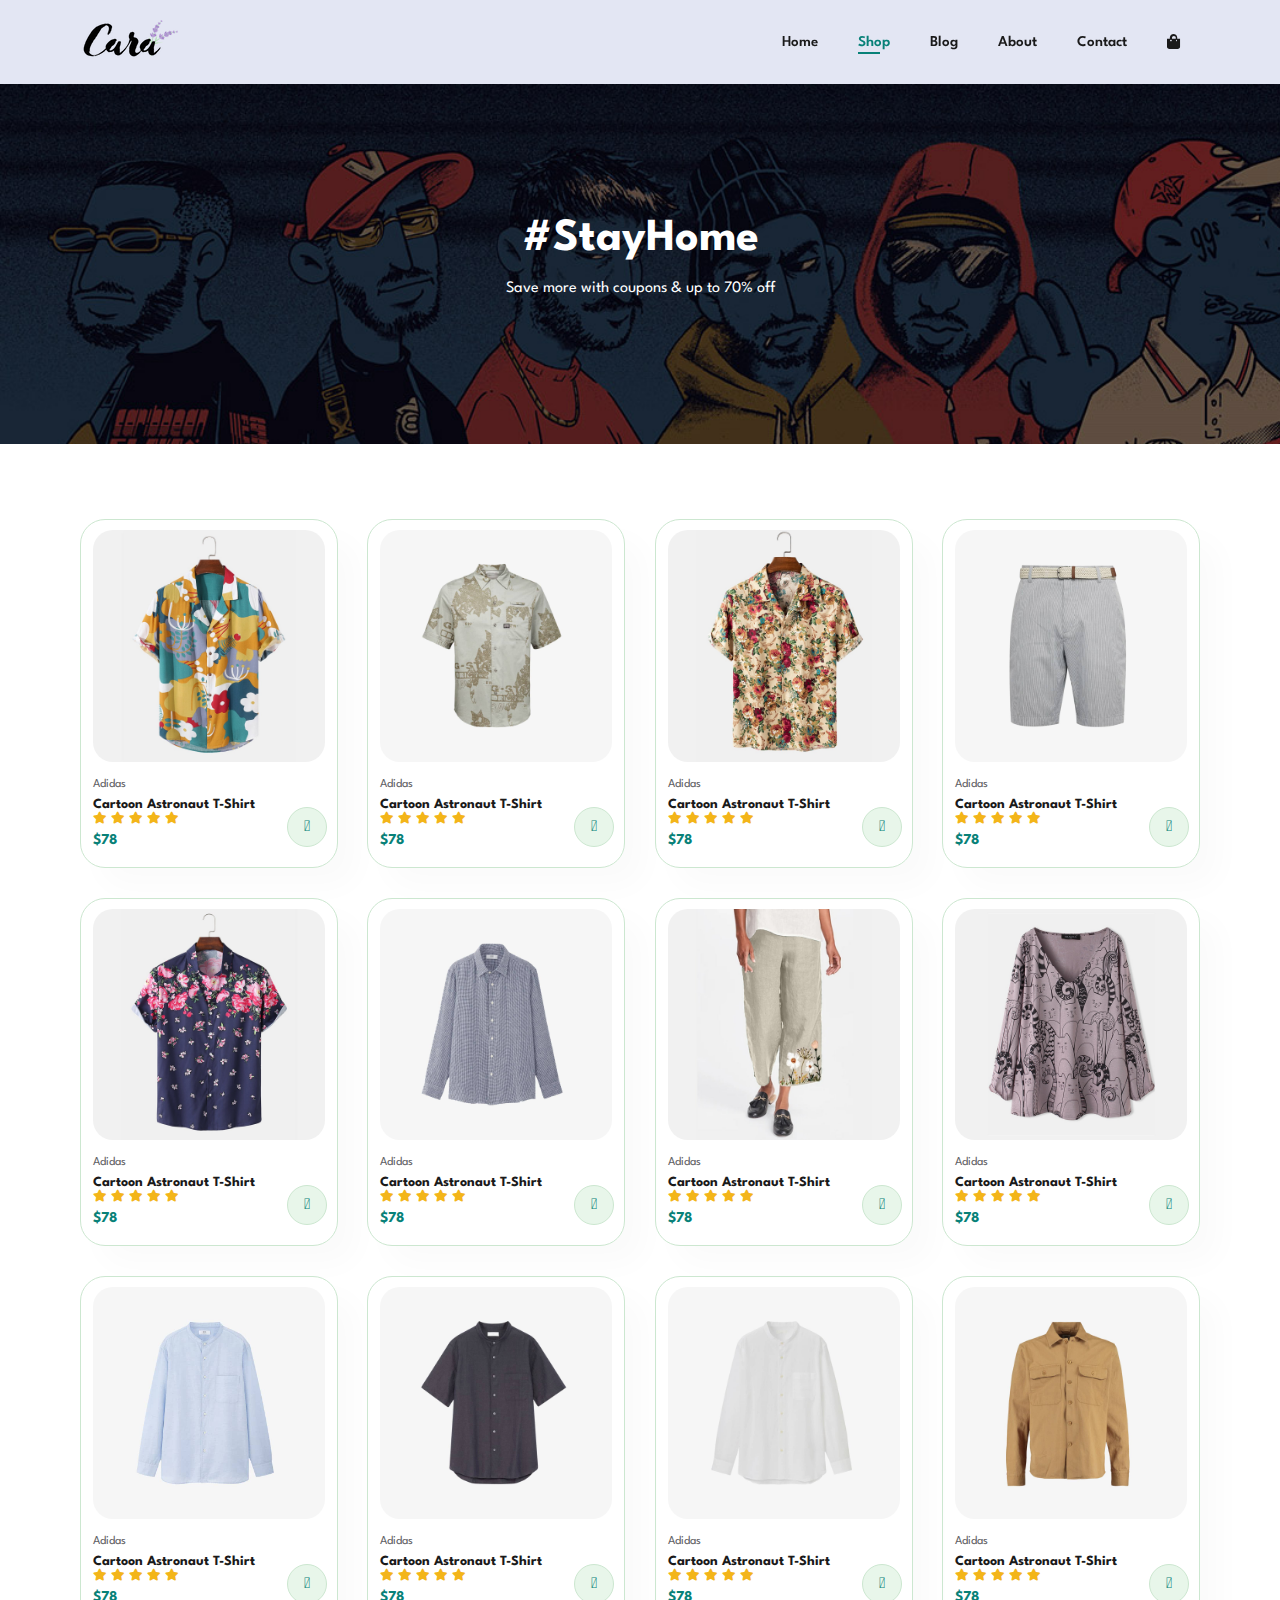
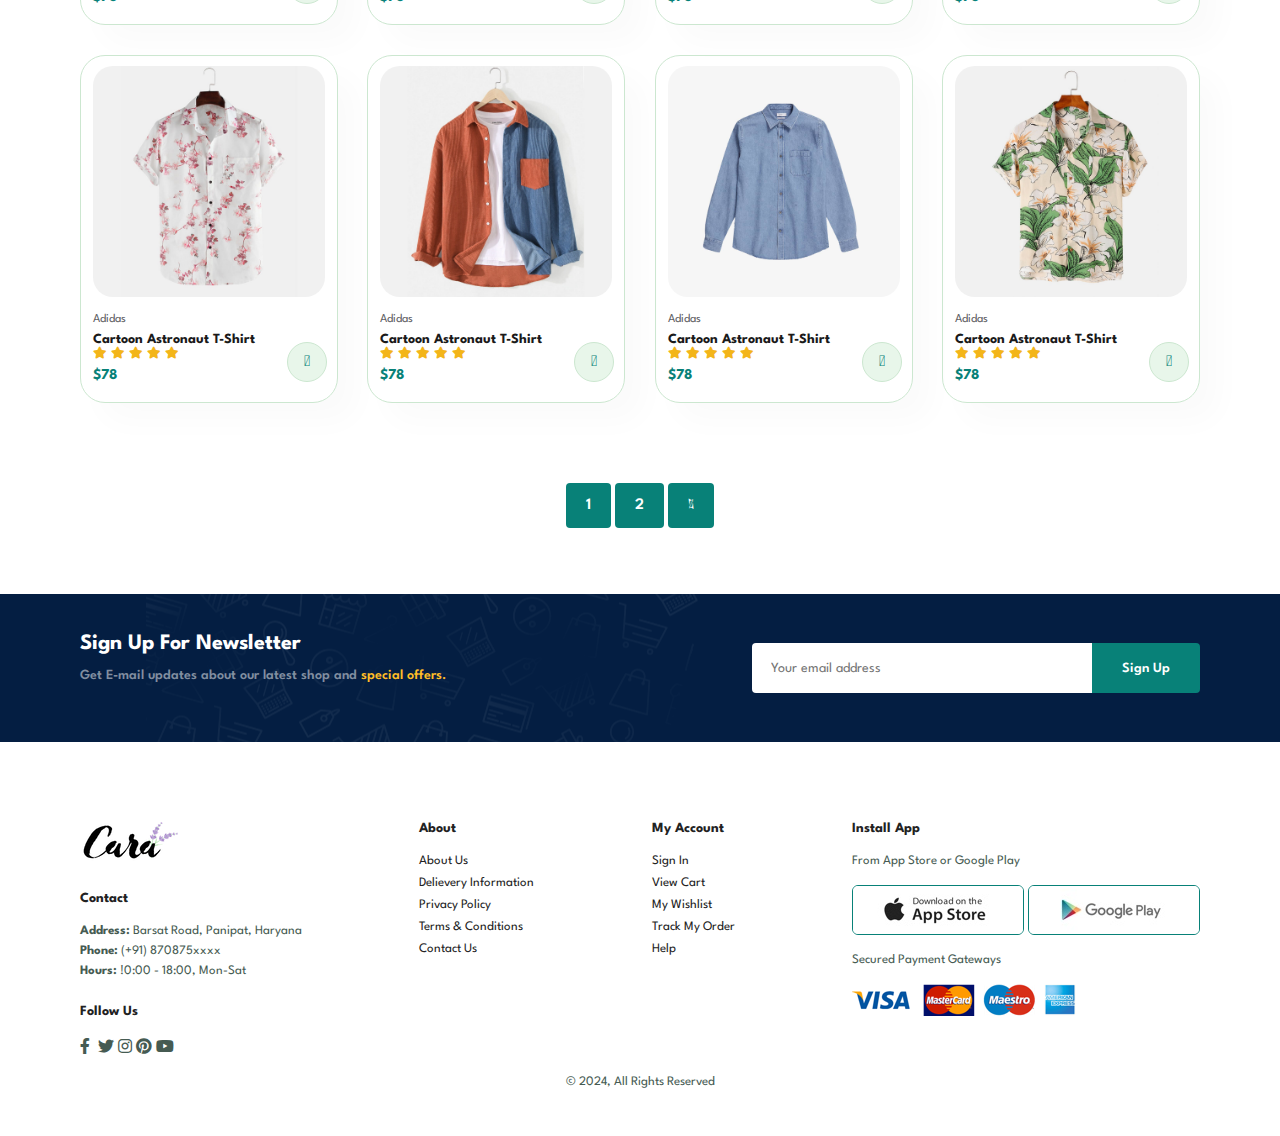
<file: shop.html>
<!DOCTYPE html>
<html lang="en">

    <head>
        <meta charset="UTF-8">
        <meta http-equiv="X-UA-Compatible" content="IE=edge">
        <meta name="viewport" content="width=device-width, initial-scale=1.0">
        <title>Ecommerce Website</title>
        <!-- Font Awesome Icons Link -->
        <link rel="stylesheet" href="https://pro.fontawesome.com/releases/v5.10.0/css/all.css" />

        <link rel="stylesheet" href="style.css">
    </head>

    <body>

        <!-- Header section -->
        <section id="header">
            <a href="#"><img src="img/logo.png" class="logo" alt=""></a>

            <div>
                <ul id="navbar">
                    <li><a href="index.html">Home</a></li>
                    <li><a class="active" href="shop.html">Shop</a></li>
                    <li><a href="blog.html">Blog</a></li>
                    <li><a href="about.html">About</a></li>
                    <li><a href="contact.html">Contact</a></li>
                    <li id="lg-bag"><a onclick="window.location.href='cart.html';"><i class="fa fa-shopping-bag" aria-hidden="true"></i></a></li>
                    <a href="#" id="close"><i class="far fa-times"></i></a>
                </ul>
            </div>
            <div id="mobile">
                
                <a href="cart.html"><i class="fa fa-shopping-bag" aria-hidden="true"></i></a>
                <i id="bar" class="fas fa-outdent"></i>
            </div>
        </section>

        <!-- Page Header Section -->
        <section id="page-header">
            <h2>#StayHome</h2>
            <p>Save more with coupons & up to 70% off</p>
        </section>

        <!-- Products Section -->
        <section id="product1" class="section-p1">
            <div class="pro-container">
                <!-- Getting from JSON -->
            </div>
        </section>

        <!-- Pagination Section -->
        <section id="pagination" class="section-p1">
            <a href="#">1</a>
            <a href="#">2</a>
            <a href="#"><i class="fal fa-long-arrow-alt-right"></i></a>
        </section>

        <!-- Newsletter Section -->
        <section id="newsletter" class="section-p1 section-m1">
            <div class="newstext">
                <h4>Sign Up For Newsletter</h4>
                <p>Get E-mail updates about our latest shop and <span>special offers.</span></p>
            </div>
            <div class="form">
                <input type="text" placeholder="Your email address">
                <button class="normal">Sign Up</button>
            </div>
        </section>

        <!-- Footer Section -->
        <footer class="section-p1">
            <div class="col">
                <img class="logo" src="img/logo.png" alt="">
                <h4>Contact</h4>
                <p><strong>Address:</strong> Barsat Road, Panipat, Haryana</p>
                <p><strong>Phone:</strong> (+91) 870875xxxx</p><p><strong>Hours:</strong> !0:00 - 18:00, Mon-Sat</p>
                <div class="follow">
                    <h4>Follow Us</h4>
                    <div class="icon">
                        <i class="fab fa-facebook-f"></i>
                        <i class="fab fa-twitter"></i><i class="fab fa-instagram"></i><i class="fab fa-pinterest"></i><i class="fab fa-youtube"></i>
                    </div>
                </div>
            </div>

            <div class="col">
                <h4>About</h4>
                <a href="#">About Us</a>
                <a href="#">Delievery Information</a> 
                <a href="#">Privacy Policy</a> 
                <a href="#">Terms & Conditions</a> 
                <a href="#">Contact Us</a>
            </div>

            <div class="col">
                <h4>My Account</h4>
                <a href="#">Sign In</a>
                <a href="#">View Cart</a> 
                <a href="#">My Wishlist</a> 
                <a href="#">Track My Order</a> 
                <a href="#">Help</a>
            </div>

            <div class="col install">
                <h4>Install App</h4>
                <p>From App Store or Google Play</p>
                <div class="row">
                    <img src="img/pay/app.jpg" alt="">
                    <img src="img/pay/play.jpg" alt="">
                </div>
                <p>Secured Payment Gateways</p>
                <img src="img/pay/pay.png" alt="">
            </div>

            <div class="copyright">
                <p>© 2024, All Rights Reserved</p>
            </div>
        </footer>

        <script src="script.js"></script>
    </body>

</html>
</file>
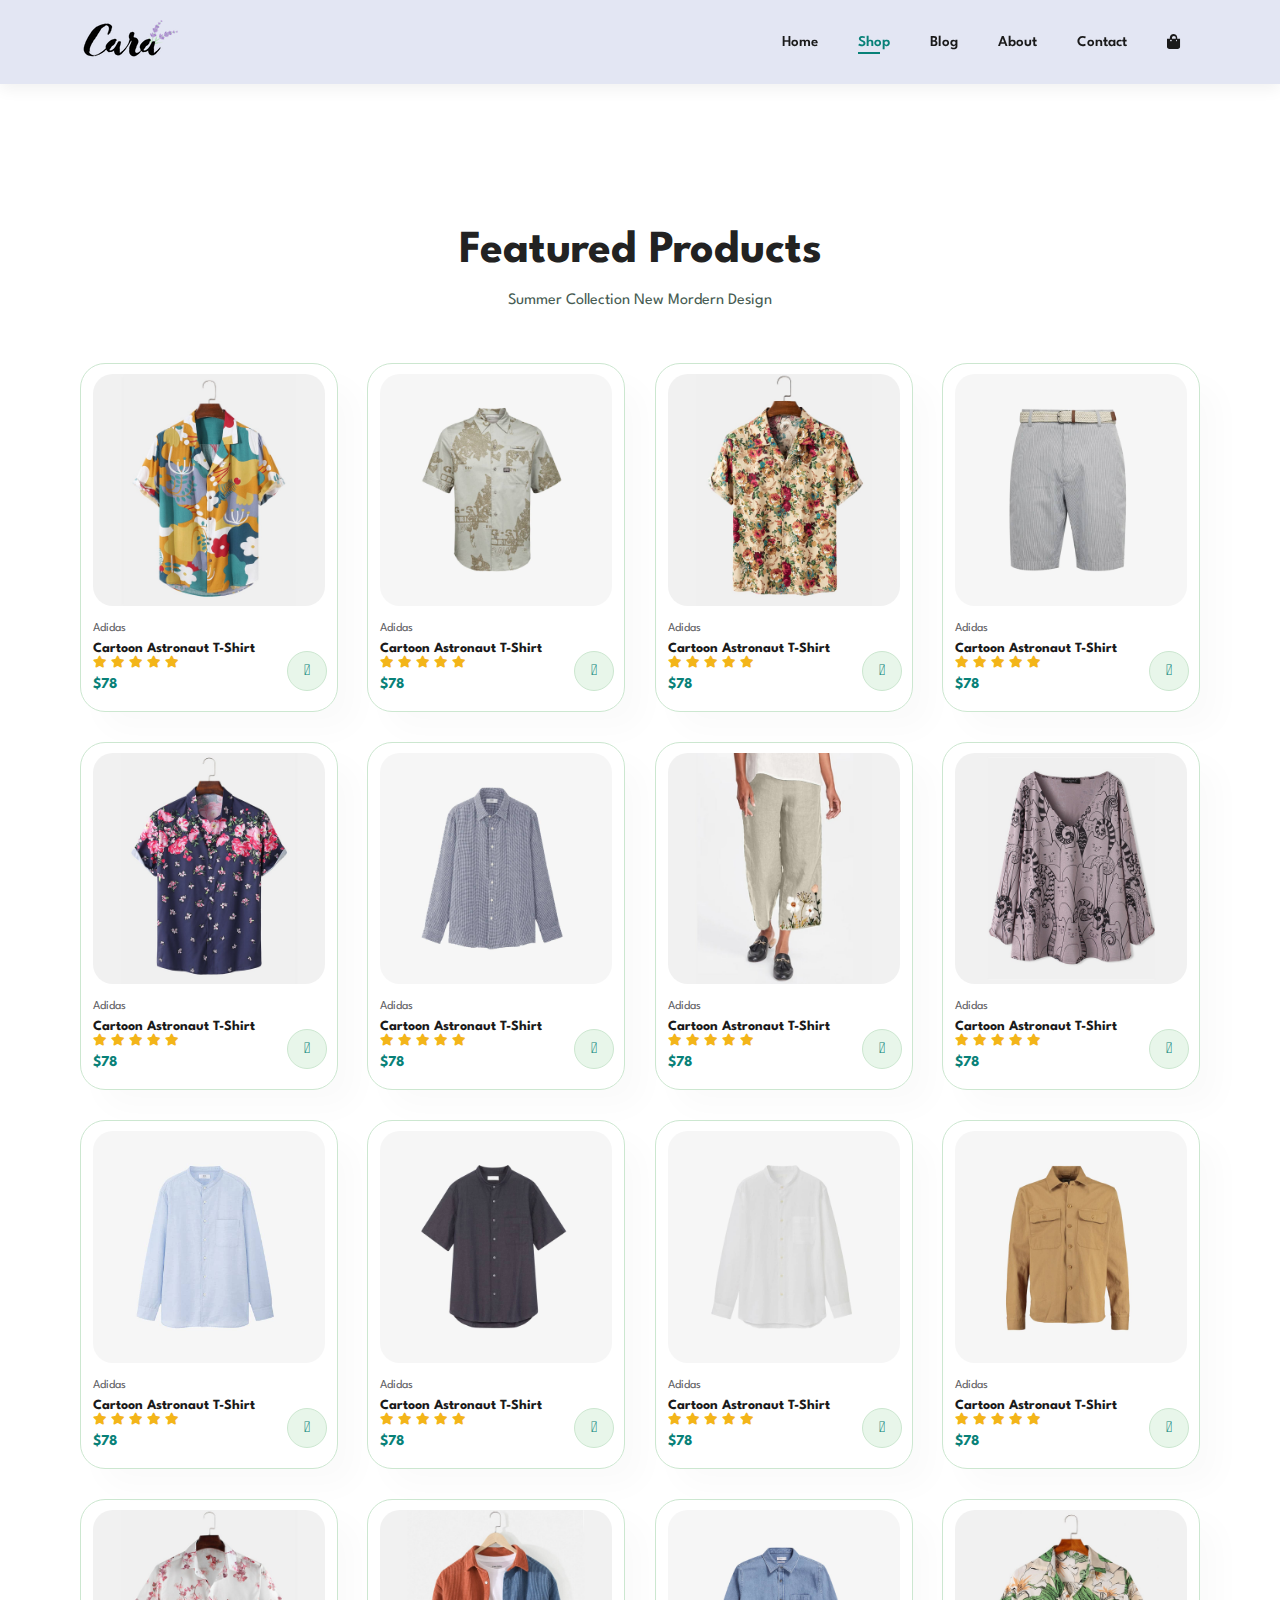
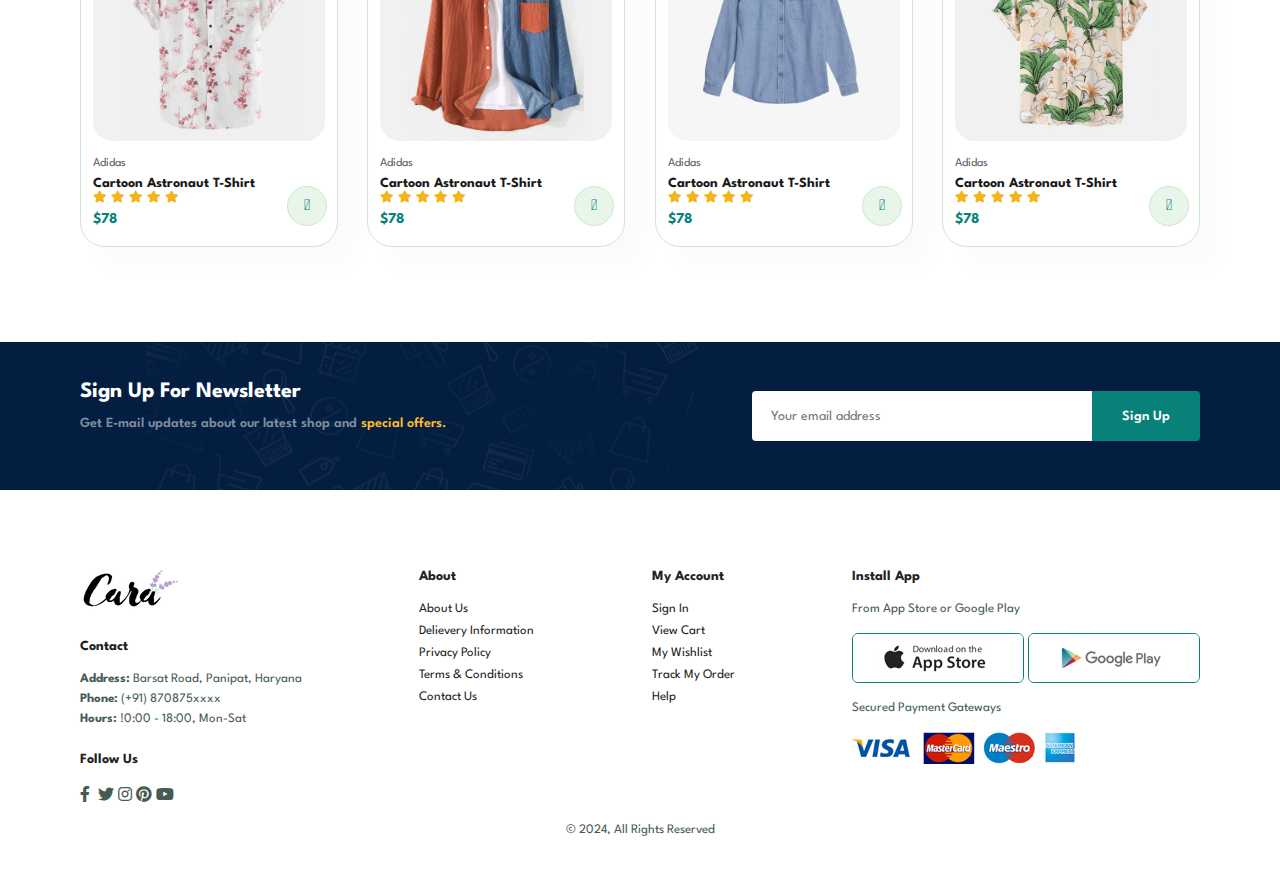
<file: sproduct.html>
<!DOCTYPE html>
<html lang="en">

    <head>
        <meta charset="UTF-8">
        <meta http-equiv="X-UA-Compatible" content="IE=edge">
        <meta name="viewport" content="width=device-width, initial-scale=1.0">
        <title>E-Commerce Website</title>
        <!-- Font Awesome Icons Link -->
        <link rel="stylesheet" href="https://pro.fontawesome.com/releases/v5.10.0/css/all.css" />

        <link rel="stylesheet" href="style.css">
    </head>

    <body>

        <!-- Header section -->
        <section id="header">
            <a href="#"><img src="img/logo.png" class="logo" alt=""></a>

            <div>
                <ul id="navbar">
                    <li><a href="index.html">Home</a></li>
                    <li><a class="active" href="shop.html">Shop</a></li>
                    <li><a href="blog.html">Blog</a></li>
                    <li><a href="about.html">About</a></li>
                    <li><a href="contact.html">Contact</a></li>
                    <li id="lg-bag"><a href="cart.html"><i class="fa fa-shopping-bag" aria-hidden="true"></i></a></li>
                    <a href="#" id="close"><i class="far fa-times"></i></a>

                </ul>
            </div>
            <div id="mobile">
                
                <a href="cart.html"><i class="fa fa-shopping-bag" aria-hidden="true"></i></a>
                <i id="bar" class="fas fa-outdent"></i>
            </div>
        </section>

        <!-- Product Details Section -->
        <section id="prodetails" class="section-p1">
            <!-- <div class="single-pro-img">
                <img src="img/products/f1.jpg" width="100%" id="mainImg" alt="">
                <div class="small-img-grp">
                    <div class="small-img-col">
                        <img src="img/products/f1.jpg" class="small-img" width="100%" alt="">
                    </div>
                    <div class="small-img-col">
                        <img src="img/products/f2.jpg" class="small-img" alt="" width="100%">
                    </div>
                    <div class="small-img-col">
                        <img src="img/products/f3.jpg" class="small-img" alt="" width="100%">
                    </div>
                    <div class="small-img-col">
                        <img src="img/products/f4.jpg" class="small-img" alt="" width="100%">
                    </div>
                </div>
            </div>
            <div class="single-pro-details">
                <button id="share" onclick="shareWhatsApp()">Share</button>
                <h6>Home / T-Shirts</h6>
                <h4>Men's Fashion T-Shirts</h4>
                <h2>$78</h2>
                <select>
                    <option>Select Size</option>
                    <option>XL</option>
                    <option>XXL</option>
                    <option>Small</option>
                    <option>Medium</option>
                    <option>Large</option>
                </select>
                <input type="number" value="1">
                <button class="normal">Add To Cart</button>
                <h4>Product Details</h4>
                <span>Introducing our premium men's t-shirts, crafted with comfort and style in mind. Made from high-quality, breathable fabrics, our t-shirts offer a perfect balance of softness and durability, ensuring long-lasting wear. Whather you're dressing up for a night out or keeping it casual on the weekend, our versatile designs are suitable for any occasion. Upgrade your essentials with our men's t-shirts and experience comfort and style like never before.</span>
            </div> -->
        </section>

         <!-- Featured Products Section -->
         <section id="product1" class="section-p1">
            <h2>Featured Products</h2>
            <p>Summer Collection New Mordern Design</p>
            <div class="pro-container">
                <!-- Comes from JSON file -->
                <!-- <div class="pro">
                    <img src="img/products/f5.jpg" alt="">
                    <div class="des">
                        <span>Adidas</span>
                        <h5>Cartoon Astronaut T-Shirt</h5>
                        <div class="star">
                            <i class="fas fa-star"></i>
                            <i class="fas fa-star"></i>
                            <i class="fas fa-star"></i>
                            <i class="fas fa-star"></i>
                            <i class="fas fa-star"></i>
                        </div>
                        <h4>$78</h4>
                    </div>
                    <a href="#"><i class="fal fa-shopping-cart cart"></i></a>
                </div>

                <div class="pro">
                    <img src="img/products/f6.jpg" alt="">
                    <div class="des">
                        <span>Adidas</span>
                        <h5>Cartoon Astronaut T-Shirt</h5>
                        <div class="star">
                            <i class="fas fa-star"></i>
                            <i class="fas fa-star"></i>
                            <i class="fas fa-star"></i>
                            <i class="fas fa-star"></i>
                            <i class="fas fa-star"></i>
                        </div>
                        <h4>$78</h4>
                    </div>
                    <a href="#"><i class="fal fa-shopping-cart cart"></i></a>
                </div>

                <div class="pro">
                    <img src="img/products/f7.jpg" alt="">
                    <div class="des">
                        <span>Adidas</span>
                        <h5>Cartoon Astronaut T-Shirt</h5>
                        <div class="star">
                            <i class="fas fa-star"></i>
                            <i class="fas fa-star"></i>
                            <i class="fas fa-star"></i>
                            <i class="fas fa-star"></i>
                            <i class="fas fa-star"></i>
                        </div>
                        <h4>$78</h4>
                    </div>
                    <a href="#"><i class="fal fa-shopping-cart cart"></i></a>
                </div>

                <div class="pro">
                    <img src="img/products/f8.jpg" alt="">
                    <div class="des">
                        <span>Adidas</span>
                        <h5>Cartoon Astronaut T-Shirt</h5>
                        <div class="star">
                            <i class="fas fa-star"></i>
                            <i class="fas fa-star"></i>
                            <i class="fas fa-star"></i>
                            <i class="fas fa-star"></i>
                            <i class="fas fa-star"></i>
                        </div>
                        <h4>$78</h4>
                    </div>
                    <a href="#"><i class="fal fa-shopping-cart cart"></i></a>
                </div> -->
            </div>
        </section>

        <!-- Newsletter Section -->
        <section id="newsletter" class="section-p1 section-m1">
            <div class="newstext">
                <h4>Sign Up For Newsletter</h4>
                <p>Get E-mail updates about our latest shop and <span>special offers.</span></p>
            </div>
            <div class="form">
                <input type="text" placeholder="Your email address">
                <button class="normal">Sign Up</button>
            </div>
        </section>

        <!-- Footer Section -->
        <footer class="section-p1">
            <div class="col">
                <img class="logo" src="img/logo.png" alt="">
                <h4>Contact</h4>
                <p><strong>Address:</strong> Barsat Road, Panipat, Haryana</p>
                <p><strong>Phone:</strong> (+91) 870875xxxx</p><p><strong>Hours:</strong> !0:00 - 18:00, Mon-Sat</p>
                <div class="follow">
                    <h4>Follow Us</h4>
                    <div class="icon">
                        <i class="fab fa-facebook-f"></i>
                        <i class="fab fa-twitter"></i><i class="fab fa-instagram"></i><i class="fab fa-pinterest"></i><i class="fab fa-youtube"></i>
                    </div>
                </div>
            </div>

            <div class="col">
                <h4>About</h4>
                <a href="#">About Us</a>
                <a href="#">Delievery Information</a> 
                <a href="#">Privacy Policy</a> 
                <a href="#">Terms & Conditions</a> 
                <a href="#">Contact Us</a>
            </div>

            <div class="col">
                <h4>My Account</h4>
                <a href="#">Sign In</a>
                <a href="#">View Cart</a> 
                <a href="#">My Wishlist</a> 
                <a href="#">Track My Order</a> 
                <a href="#">Help</a>
            </div>

            <div class="col install">
                <h4>Install App</h4>
                <p>From App Store or Google Play</p>
                <div class="row">
                    <img src="img/pay/app.jpg" alt="">
                    <img src="img/pay/play.jpg" alt="">
                </div>
                <p>Secured Payment Gateways</p>
                <img src="img/pay/pay.png" alt="">
            </div>

            <div class="copyright">
                <p>© 2024, All Rights Reserved</p>
            </div>
        </footer>

        <script src="script.js"></script>
    </body>

</html>
</file>
<file: style.css>
/* google font link */
@import url("https://fonts.googleapis.com/css2?family=Spartan:wght@100;200;300;400;500;600;700;800;900&display=swap"); 

* {
  margin: 0;
  padding: 0;
  box-sizing: border-box;
  font-family: "Spartan", sans-serif;
}

html {
  scroll-behavior: smooth;
}

/* Global Styles */

h1 {
  font-size: 50px;
  line-height: 64px;
  color: #222;
}

h2 {
  font-size: 46px;
  line-height: 54px;
  color: #222;
}

h4 {
  font-size: 20px;
  color: #222;
}

h6 {
  font-weight: 700;
  font-size: 12px;
}

p {
  font-size: 16px;
  color: #465b52;
  margin: 15px 0 20px 0;
}

.section-p1 {
  padding: 40px 80px;
}

.section-m1 {
  margin: 40px 0;
}

button.normal{
  font-size: 14px;
  font-weight: 600;
  padding: 15px 30px;
  color: #000;
  background-color: #fff;
  border-radius: 4px;
  border: none;
  cursor: pointer;
  outline: none;
  transition: 0.2s;
}

button.white{
  font-size: 13px;
  font-weight: 600;
  padding: 11px 18px;
  color: #fff;
  background-color: transparent;
  border: 1px solid #fff;
  cursor: pointer;
  outline: none;
  transition: 0.2s;
}

body {
  width: 100%;
}

/* Header */
#header{
  display: flex;
  align-items: center;
  justify-content: space-between;
  padding: 20px 80px;
  background-color: #e3e6f3;
  box-shadow: 0 5px 15px rgba(0,0, 0, 0.06);
  /* For displaying boxshadow pos - sticky and set z-index */
  z-index: 999;
  position: sticky;
  top: 0;
  left: 0;
}

#navbar{
  display: flex;
  align-items: center;
  justify-content: center;
}

#navbar li{
  list-style: none;
  padding: 0 20px;
  position: relative;
}

#navbar li a{
  text-decoration: none;
  font-size: 15px;
  font-weight: 600;
  color: #1a1a1a;
  transform: 0.3s ease;
}

#navbar li a:hover{
  color: #088178;
}

#navbar li a:hover,
#navbar li a.active{
  color: #088178;
}

/* for the half line under the links */
#navbar li a.active::after,
#navbar li a:hover::after{
  content: "";
  width: 30%;
  height: 2px;
  background-color: #088178;
  position: absolute;
  bottom: -4px;
  left: 20px;
}

#mobile{
  display: none;
  align-items: center;
}

#close{
  display: none;
}

/* Hero */
#hero{
  background-image: url(img/hero4.png);
  height: 90vh;
  width: 100%;
  background-size: cover;
  background-position: top 25% right 0;
  padding: 0 80px;
  display: flex;
  flex-direction: column;
  align-items: flex-start;
  justify-content: center;
}

#hero h4{
  padding-bottom: 15px;
}

#hero h1{
  color: #088178;
}

#hero button{
  background-image: url(img/button.png);
  background-color: transparent;
  color: #088178;
  border: 0;
  padding: 14px 80px 14px 65px;
  background-repeat: no-repeat;
  cursor: pointer;
  font-weight: 700;
  font-size: 15px;
}

/* Services */
#feature{
  display: flex;
  align-items: center;
  justify-content: space-between;
  flex-wrap: wrap;
}

#feature .fe-box{
  width: 180px;
  text-align: center;
  padding: 25px 15px;
  box-shadow: 20px 20px 34px rgba(0, 0, 0, 0.03);
  border: 1px solid #cce7d0;
  border-radius: 4px;
  margin: 15px 0;
}

#feature .fe-box:hover{
  box-shadow: 10px 10px 54px rgba(70, 62, 221, 0.1);
}

#feature .fe-box img{
  width: 100%;
  margin-bottom: 10px;
}

#feature .fe-box h6{
  display: inline-block;
  padding: 9px 8px 6px 8px;
  line-height: 1;
  border-radius: 4px;
  color: #088178;
  background-color: #fddde4;
}

#feature .fe-box:nth-child(2) h6{
  background-color: #cdebbc;
}

#feature .fe-box:nth-child(3) h6{
  background-color: #d1e8f2;
}

#feature .fe-box:nth-child(4) h6{
  background-color: #cdd4f8;
}

#feature .fe-box:nth-child(5) h6{
  background-color: #f6dbf6;
}

#feature .fe-box:nth-child(6) h6{
  background-color: #fff2e5;
}

/* Featured Products & New Arrivals */

#product1{
  text-align: center;
}

#product1 .pro-container{
  display: flex;
  justify-content: space-between;
  padding-top: 20px;
  flex-wrap: wrap;
}

#product1 .pro{
  width: 23%;
  min-width: 250px;
  padding: 10px 12px;
  border: 1px solid #cce7d0;
  border-radius: 25px;
  cursor: pointer;
  box-shadow: 20px 20px 30px rgba(0, 0, 0, 0.02);
  margin: 15px 0;
  transition: 0.2s ease;
  position: relative;
  text-decoration: none;
}

#product1 .pro:hover{
  box-shadow: 20px 20px 30px rgba(0, 0, 0, 0.06);
}

#product1 .pro img{
  width: 100%;
  border-radius: 20px;
}

#product1 .pro .des{
  text-align: start;
  padding: 10px 0;
}

#product1 .pro .des span{
  color: #606063;
  font-size: 12px;
}

#product1 .pro .des h5{
  padding-top: 7px;
  color: #1a1a1a;
  font-size: 14px;
}

#product1 .pro .des i{
  font-size: 12px;
  color: rgb(243, 181, 25);
}

#product1 .pro .des h4{
  padding-top: 7px;
  font-size: 15px;
  font-weight: 700;
  color: #088178;
}

#product1 .pro .cart{
  width: 40px;
  height: 40px;
  line-height: 40px;
  border-radius: 50px;
  background-color: #e8f6ea;
  font-weight: 500;
  color: #088178;
  border: 1px solid #cce7d0;
  position: absolute;
  bottom: 20px;
  right: 10px;
}

/* Banner */
#banner{
  display: flex;
  flex-direction: column;
  justify-content: center;
  align-items: center;
  text-align: center;
  background-image: url(img/banner/b2.jpg);
  width: 100%;
  height: 40vh;
  background-size: cover;
  background-position: center;
}

#banner h4{
  color: #fff;
  font-size: 16px;
}

#banner h2{
  color: #fff;
  font-size: 30px;
  padding: 10px 0;
}

#banner h2 span{
  color: #ef3636;
}

#banner button:hover{
  background-color: #088178;
  color: #fff;
}

/* Banners */
#sm-banner{
  display: flex;
  justify-content: space-between;
  flex-wrap: wrap;
}

#sm-banner .banner-box{
  display: flex;
  flex-direction: column;
  justify-content: center;
  align-items: flex-start;
  background-image: url(img/banner/b17.jpg);
  min-width: 560px;
  height: 50vh;
  background-size: cover;
  background-position: center;
  padding: 30px;
}

#sm-banner .banner-box2{
  background-image: url(img/banner/b10.jpg);
}

#sm-banner h4{
  color: #fff;
  font-size: 20px;
  font-weight: 300;
}

#sm-banner h2{
  color: #fff;
  font-size: 28px;
  font-weight: 800;
}

#sm-banner span{
  color: #fff;
  font-size: 14px;
  font-weight: 500;
  padding-bottom: 15px;
}

/* On hovering over banner, button syle changes */
#sm-banner .banner-box:hover button{
  background: #088178;
  border: 1px solid #088178;
}

#banner3{
  display: flex;
  justify-content: space-between;
  flex-wrap: wrap;
  padding: 0 80px;
}

#banner3 .banner-box{
  display: flex;
  flex-direction: column;
  justify-content: center;
  align-items: flex-start;
  background-image: url(img/banner/b7.jpg);
  min-width: 30%;
  height: 30vh;
  background-size: cover;
  background-position: center;
  padding: 20px;
  margin-bottom: 20px;
}

#banner3 .banner-box2{
  background-image: url(img/banner/b4.jpg);
}

#banner3 .banner-box3{
  background-image: url(img/banner/b18.jpg);
}

#banner3 h2{
  color: #fff;
  font-weight: 900;
  font-size: 22px;
}

#banner3 h3{
  color: #ec544e;
  font-weight: 800;
  font-size: 15px;
}

/* Newsletter */
#newsletter{
  display: flex;
  justify-content: space-between;
  flex-wrap: wrap;
  align-items: center;
  background-image: url(img/banner/b14.png);
  background-repeat: no-repeat;
  background-position: 20% 30%;
  background-color: #041e42;
}

#newsletter h4{
  font-size: 22px;
  font-weight: 700;
  color: #fff;
}

#newsletter p{
  font-size: 14px;
  font-weight: 600;
  color: #818ea0;
}

#newsletter p span{
  color: #ffbd27;
}

#newsletter .form{
  display: flex;
  width: 40%;
}

#newsletter input{
  height: 3.125rem;
  padding: 0 1.25em;
  font-size: 14px;
  width: 100%;
  border: 1px solid transparent;
  border-radius: 4px;
  outline: none;
  border-top-right-radius: 0;
  border-bottom-right-radius: 0;
}

#newsletter button{
  background-color: #088178;
  color: #fff;
  white-space: nowrap;
  border-top-left-radius: 0;
  border-bottom-left-radius: 0;
}

/* Footer */
footer{
  display: flex;
  flex-wrap: wrap;
  justify-content: space-between;
}

footer .col{
  display: flex;
  flex-direction: column;
  align-items: flex-start;
  margin-bottom: 20px;
}

footer .logo{
  margin-bottom: 30px;
}

footer h4{
  font-size: 14px;
  padding-bottom: 20px;
}

footer p{
  font-size: 13px;
  margin: 0 0 8px 0;
}

footer a{
  font-size: 13px;
  text-decoration: none;
  color: #222;
  margin-bottom: 10px;
}

footer .follow{
  margin-top: 20px;
}

footer .follow i{
  color: #465b52;
  padding-right: 4px;
  cursor: pointer;
}

footer .install .row img{
  border: 1px solid #088178;
  border-radius: 6px;
}

footer .install img{
  margin: 10px 0 15px 0;
}

footer .follow i:hover,
footer a:hover{
  color: #088178;
}

footer .copyright{
  width: 100%;
  text-align: center;
}

/* Shop Page */

/* Page Header */
#page-header{
  background-image: url("img/banner/b1.jpg");
  width: 100%;
  height: 40vh;
  background-size: cover;
  display: flex;
  flex-direction: column;
  justify-content: center;
  text-align: center;
  padding: 14px;
}

#page-header h2, 
#page-header p{
  color: #fff;
}

/* Pagination */
#pagination{
  text-align: center;
}

#pagination a{
  text-decoration: none;
  background-color: #088178;
  padding: 15px 20px;
  border-radius: 4px;
  color: #fff;
  font-weight: 600;
}

#pagination a i{
  font-size: 16px;
  font-weight: 600;
}

/* Prod Details Page */
#prodetails{
  display: flex;
  margin-top: 20px;
}

#prodetails .single-pro-img{
  width: 40%;
  margin-right: 50px;
}

.small-img-grp{
  display: flex;
  justify-content: space-between;
}

.small-img-col{
  flex-basis: 24%;
  cursor: pointer;
}

#prodetails .single-pro-details{
  width: 50%;
  padding-top: 30px;
  position: relative;
}

#prodetails .single-pro-details h4{
  padding: 40px 0 20px 0;
}

#prodetails .single-pro-details h2{
  font-size: 26px;
}

#prodetails .single-pro-details select{
  display: block;
  padding: 5px 10px;
  margin-bottom: 10px;
}

/* #prodetails .single-pro-details input{
  width: 50px;
  height: 47px;
  padding-left: 10px;
  font-size: 16px;
  margin-right: 10px;
} */

#prodetails .single-pro-details input:focus{
  outline: none;
}

#prodetails .single-pro-details button{
  background-color: #088178;
  color: #fff;
}

#prodetails .single-pro-details button#share{
  position: absolute;
  top: 20px;
  right: 100px;
  padding: 8px;
  border-radius: 5px;
  cursor: pointer;
}

#prodetails .single-pro-details span{
  line-height: 25px;
}

/* Blog */
/* Combine styles of both id and class */
#page-header.blog-header{
  background-image: url("img/banner/b19.jpg");
}

#blog{
  padding: 150px 150px 0 150px;
}

#blog .blog-box{
  display: flex;
  align-items: center;
  width: 100%;
  position: relative;
  padding-bottom: 90px;
}

#blog .blog-img{
  width: 50%;
  margin-right: 40px;
}

#blog img{
  width: 100%;
  height: 300px;
  object-fit: cover;
}

#blog .blog-details{
  width: 50%;
}

#blog .blog-details a{
  text-decoration: none;
  font-size: 11px;
  color: #000;
  font-weight: 700;
  position: relative;
  transition: 0.3s;
}

#blog .blog-details a::after{
  content: "";
  width: 50px;
  height: 1px;
  background-color: #000;
  position: absolute;
  top: 4px;
  right: -60px;
}

#blog .blog-details a:hover{
  color: #088178;
}

#blog .blog-details a:hover::after{
  background-color: #088178;
}

#blog .blog-box h1{
  position: absolute;
  top: -40px;
  left: 0;
  font-size: 70px;
  font-weight: 700;
  color: #c9cbce;
  z-index: -9;
}

/* About */
#page-header.about-header{
  background-image: url("img/about/banner.png");
}

#about-head{
  display: flex;
  align-items: center;
}

#about-head img{
  width: 50%;
  height: auto;
}

#about-head div{
  padding-left: 40px;
}

#about-app{
  text-align: center;
}

#about-app video{
  width: 70%;
  height: 100%;
  margin-top: 30px;
  border-radius: 20px;
}

/* Contact */
#contact-details{
  display: flex;
  align-items: center;
  justify-content: space-between;
}

#contact-details .details{
  width: 40%;
}

#contact-details .details span,
#form-details form span{
  font-size: 12px;
}

#contact-details .details h2,
#form-details form h2{
  font-size: 26px;
  line-height: 35px;
  padding: 20px 0;
}

#contact-details .details h3{
  font-size: 16px;
  padding-bottom: 15px;
}

#contact-details .details li{
  list-style: none;
  display: flex;
  padding: 10px 0;
}

#contact-details .details li i{
  font-size: 14px;
  padding-right: 22px;
}

#contact-details .details li p{
  margin: 0;
  font-size: 14px;
}

#contact-details .map{
  width: 55%;
  height: 400px;
}

#contact-details .map iframe{
  width: 100%;
  height: 100%;
}

#form-details{
  display: flex;
  justify-content: space-between;
  margin: 30px;
  padding: 80px;
  border: 1px solid #e1e1e1;
}


#form-details form{
  width: 65%;
  display: flex;
  flex-direction: column;
  align-items: flex-start;
}

#form-details form input,
#form-details form textarea{
  width: 100%;
  padding: 12px 15px;
  outline: none;
  margin-bottom: 20px;
  border: 1px solid #e1e1e1;
}

#form-details form button{
  background-color: #088178;
  color: #fff;
}

#form-details .people div{
  padding-bottom: 25px;
  display: flex;
  align-items: flex-start;
}

#form-details .people div img{
  width: 65px;
  height: 65px;
  object-fit: cover;
  margin-right: 15px;
}

#form-details .people div p{
  margin: 0;
  font-size: 13px;
  line-height: 25px;
}

#form-details .people div p span{
  display: block;
  font-size: 16px;
  font-weight: 600;
  color: #000;
}

/* Cart */
#cart{
  overflow: auto;
}

#cart table{
  width: 100%;
  border-collapse: collapse;
  table-layout: fixed;
  white-space: nowrap;
}

#cart table img{
  width: 70px;
}

#cart table td:nth-child(1){
  width: 100px;
  text-align: center;
}

#cart table td:nth-child(2),
#cart table td:nth-child(4),
#cart table td:nth-child(5),
#cart table td:nth-child(6){
  width: 150px;
  text-align: center;
}

#cart table td:nth-child(3){
  width: 250px;
  text-align: center;
}

#cart table td:nth-child(5) input{
  width: 70px;
  padding: 10px 5px 10px 15px;
}

#cart table thead{
  border: 1px solid #e2e9e1;
  border-left: none;
  border-right: none;
}

#cart table thead td{
  font-weight: 700;
  text-transform: uppercase;
  font-size: 13px;
  padding: 18px 0;
}

#cart table tbody tr td{
  padding-top: 16px;
}

#cart table tbody td{
  font-size: 13px;
}

#cart-add{
  display: flex;
  flex-wrap: wrap;
  justify-content: space-between;
}

#coupon{
  width: 50%;
  margin-bottom: 30px;
}

#coupon h3,
#subtotal h3{
  padding-bottom: 15px;
}

#coupon input{
  padding: 10px 20px;
  outline: none;
  width: 60%;
  margin-right: 10px;
  border: 1px solid #e2e9e1;
}

#coupon button,
#subtotal button{
  background-color: #088178;
  color: #fff;
  padding: 11px 20px;
}

#subtotal{
  width: 50%;
  margin-bottom: 30px;
  border: 1px solid #e2e9e1;
  padding: 30px;
}

#subtotal table{
  border-collapse: collapse;
  width: 100%;
  margin-bottom: 20px;
}

#subtotal table td{
  width: 50%;
  border: 1px solid #e2e9e1;
  padding: 10px;
  font-size: 13px;
}

/* Media Queries */

/* For medium screen - ipad */
@media (max-width:799px) {
  .section-p1{
    padding: 40px 40px;
  }

  #navbar{
    display: flex;
    flex-direction: column;
    align-items: flex-start;
    justify-content: flex-start;
    position: fixed;
    top: 0;
    /* to keep it hidden until we click on menu */
    right: -300px;
    height: 100vh;
    width: 300px;
    background-color: #e3e6f3;
    box-shadow: 0 40px 60px rgba(0, 0, 0, 0.1);
    padding: 80px 0 0 10px;
    transition: 0.3s;
  }

  #navbar.active{
    right: 0;
  }

  #navbar li{
    margin-bottom: 25px;
  }

  #mobile{
    display: flex;
    align-items: center;
  }

  #mobile i{
    color: #1a1a1a;
    font-size: 24px;
    padding-left: 20px;
  }

  #close{
    display: initial;
    position: absolute;
    top: 30px;
    left: 30px;
    color: #222;
    font-size: 24px;
  }

  #lg-bag{
    display: none;
  }

  #hero {
    height: 70vh;
    padding: 0 80px;
    background-position: top 30% right 30%;
  }

  #feature{
    justify-content: center;
  }

  #feature .fe-box{
    margin: 15px 15px;
  }

  #product1 .pro-container{
    justify-content: center;
  }

  #product1 .pro{
    margin: 15px;
  }

  #banner{
    height: 25vh;
  }

  #sm-banner .banner-box{
    min-width: 100%;
    height: 30vh;
    margin-bottom: 30px;
  }

  #banner3{
    padding: 40px;
  }

  #banner3 .banner-box{
    width: 28%;
  }

  #newsletter .form{
    width: 70%;
  }

  /* Contact Pg */
  #form-details{
    padding: 40px;
  }

  #form-details form{
    width: 50%;
  }
}

/* For small devices -  */
@media(max-width: 477px) {
  .section-p1{
    padding: 20px;
  }

  #header{
    padding: 10px 30px;
  }

  h2{
    font-size: 32px;
  }

  h1{
    font-size: 38px;
  }

  #hero{
    padding: 0 20px;
    background-position: 55%;
  }

  #feature{
    justify-content: space-around;
  }

  #feature .fe-box{
    width: 155px;
    margin: 0 0 15px 0;
  }

  #product1 .pro{
    width: 100%;
  }

  #banner3{
    padding: 0 20px;
  }

  #banner3 .banner-box{
    width: 100%;
  }

  #newsletter{
    padding: 40px 20px;
  }

  #newsletter .form{
    width: 100%;
  }

  footer .copyright{
    text-align: start;
  }

  /* Product Description Page */
  #prodetails{
    display: flex;
    flex-direction: column;
  }

  #prodetails .single-pro-img{
    width: 100%;
    margin-right: 0;
  }

  #prodetails .single-pro-details{
    width: 100%;
  }

  /* Blog Pg */
  #blog{
    padding: 100px 20px 0 20px;
  }

  #blog .blog-box{
    display: flex;
    flex-direction: column;
    align-items: flex-start;
  }

  #blog .blog-img{
    margin-right: 0;
    width: 100%;
    margin-bottom: 30px;
  }

  #blog .blog-details{
    width: 100%;
  }

  /* About Pg */
  #about-head{
    flex-direction: column;
  }

  #about-head img{
    width: 100%;
    margin-bottom: 20px;
  }

  #about-head div{
    padding-left: 0;
    text-align: justify;
  }

  #about-head .video{
    width: 100%;
  }

  /* Contact Pg */
  #contact-details{
    flex-direction: column;
  }

  #contact-details .details{
    width: 100%;
    margin-bottom: 30px;
  }

  #contact-details .map{
    width: 100%;
  }

  #form-details{
    margin: 10px;
    padding: 30px 10px;
    flex-wrap: wrap;
  }

  #form-details form{
    width: 100%;
    margin-bottom: 30px;
  }

  /* Cart Pg */
  #cart-add{
    flex-direction: column;
  }

  #coupon{
    width: 100%;
  }

  #subtotal{
    width: 100%;
    padding: 20px;
  }
}
</file>
